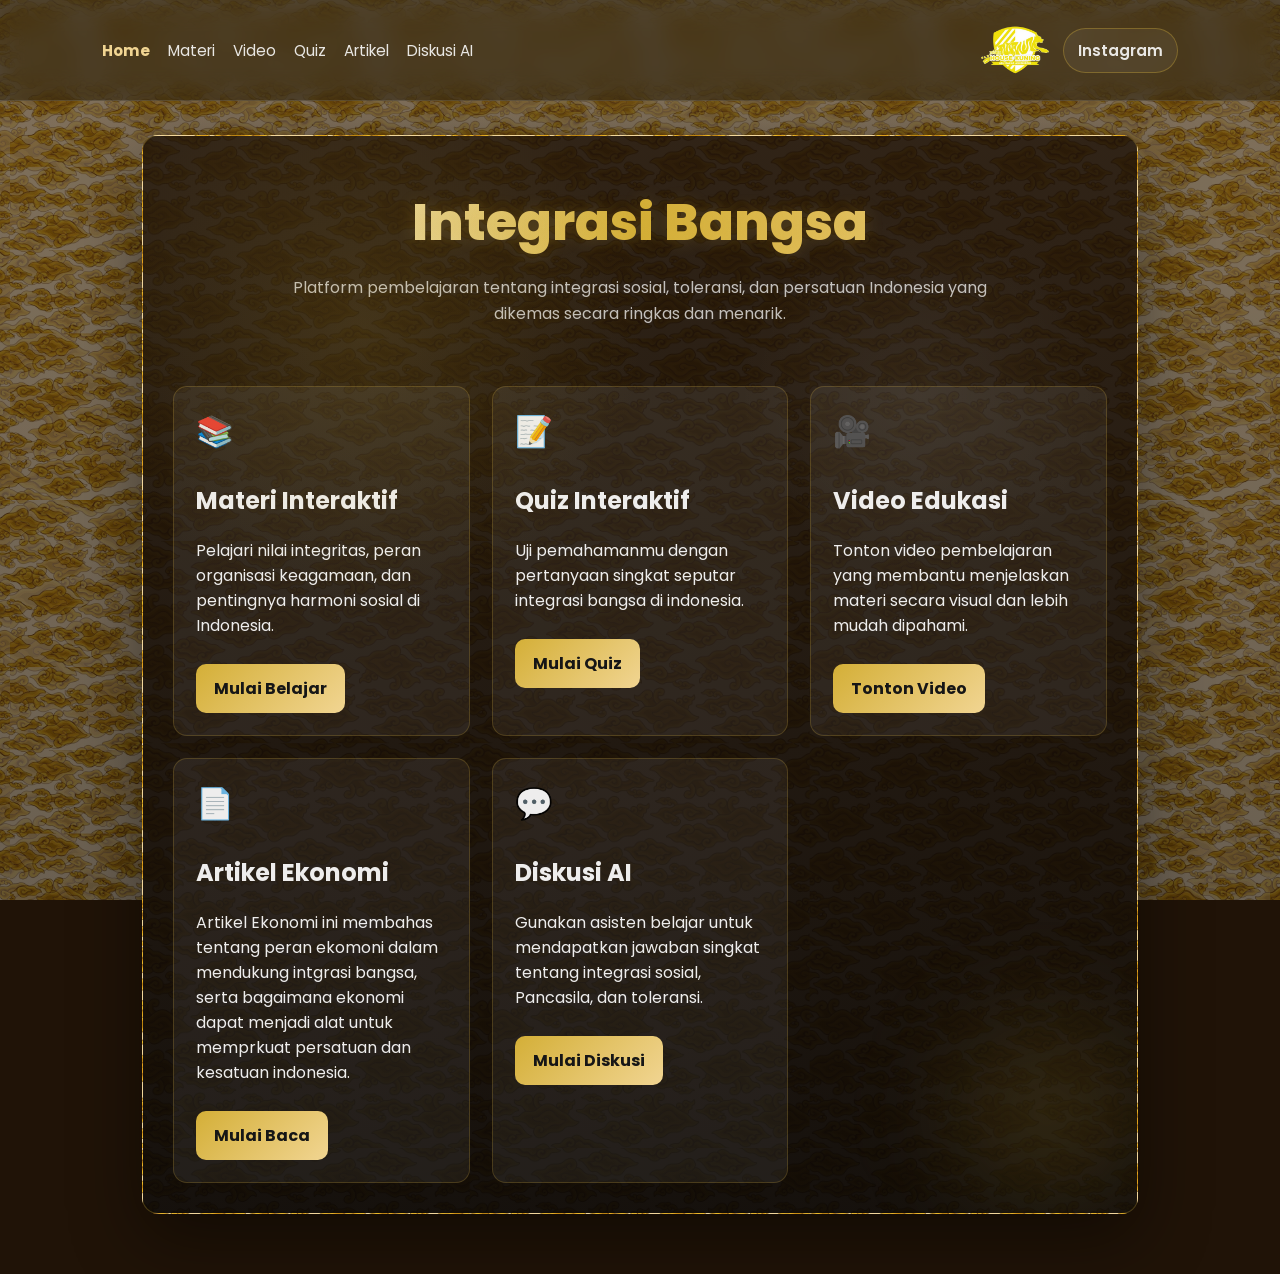
<file: index.html>
<!doctype html>
<html lang="id">
  <head>
    <meta charset="UTF-8" />
    <meta name="viewport" content="width=device-width, initial-scale=1.0" />
    <title>Integrasi Bangsa</title>
    <meta
      name="description"
      content="Platform pembelajaran integrasi sosial, toleransi, dan persatuan Indonesia."
    />
    <link rel="preconnect" href="https://fonts.googleapis.com" />
    <link rel="preconnect" href="https://fonts.gstatic.com" crossorigin />
    <link
      href="https://fonts.googleapis.com/css2?family=Poppins:wght@300;400;600;800&display=swap"
      rel="stylesheet"
    />
    <link rel="stylesheet" href="assets/css/style.css" />
  </head>
  <body>
    <div class="animated-bg"></div>
    <div class="batik-texture"></div>

    <nav class="navbar">
      <ul class="nav-menu">
        <li><a href="index.html" aria-current="page">Home</a></li>
        <li><a href="pages/materi.html">Materi</a></li>
        <li><a href="pages/video.html">Video</a></li>
        <li><a href="pages/quiz.html">Quiz</a></li>
        <li><a href="pages/artikel.html">Artikel</a></li>
        <li><a href="pages/chat.html">Diskusi AI</a></li>
      </ul>
      <div class="brand-group">
        <a class="logo" href="index.html">
          <img src="assets/images/logo.png" alt="Logo tiger house kuning" />
        </a>
        <a
          class="instagram-link"
          href="https://www.instagram.com/housekuning?utm_source=ig_web_button_share_sheet&igsh=ZDNlZDc0MzIxNw=="
          target="_blank"
          rel="noopener noreferrer"
        >
          Instagram
        </a>
      </div>
    </nav>

    <main class="main-container">
      <section class="pigura-batik batik-panel">
        <div class="hero">
          <h1>Integrasi Bangsa</h1>
          <p>
            Platform pembelajaran tentang integrasi sosial, toleransi, dan
            persatuan Indonesia yang dikemas secara ringkas dan menarik.
          </p>
        </div>

        <div class="grid">
          <article class="card">
            <span class="icon" aria-hidden="true">&#128218;</span>
            <h2>Materi Interaktif</h2>
            <p>
              Pelajari nilai integritas, peran organisasi keagamaan, dan
              pentingnya harmoni sosial di Indonesia.
            </p>
            <a class="button-link" href="pages/materi.html">Mulai Belajar</a>
          </article>

          <article class="card">
            <span class="icon" aria-hidden="true">&#128221;</span>
            <h2>Quiz Interaktif</h2>
            <p>
              Uji pemahamanmu dengan pertanyaan singkat seputar integrasi bangsa
              di indonesia.
            </p>
            <a class="button-link" href="pages/quiz.html">Mulai Quiz</a>
          </article>

          <article class="card">
            <span class="icon" aria-hidden="true">&#127909;</span>
            <h2>Video Edukasi</h2>
            <p>
              Tonton video pembelajaran yang membantu menjelaskan materi secara
              visual dan lebih mudah dipahami.
            </p>
            <a class="button-link" href="pages/video.html">Tonton Video</a>
          </article>

          <article class="card">
            <span class="icon" aria-hidden="true">&#128196;</span>
            <h2>Artikel Ekonomi</h2>
            <p>
              Artikel Ekonomi ini membahas tentang peran ekomoni dalam mendukung
              intgrasi bangsa, serta bagaimana ekonomi dapat menjadi alat untuk
              memprkuat persatuan dan kesatuan indonesia.
            </p>
            <a class="button-link" href="pages/artikel.html">Mulai Baca</a>
          </article>

          <article class="card">
            <span class="icon" aria-hidden="true">&#128172;</span>
            <h2>Diskusi AI</h2>
            <p>
              Gunakan asisten belajar untuk mendapatkan jawaban singkat tentang
              integrasi sosial, Pancasila, dan toleransi.
            </p>
            <a class="button-link" href="pages/chat.html">Mulai Diskusi</a>
          </article>
        </div>
      </section>
    </main>
  </body>
</html>
<!--update-->
</file>
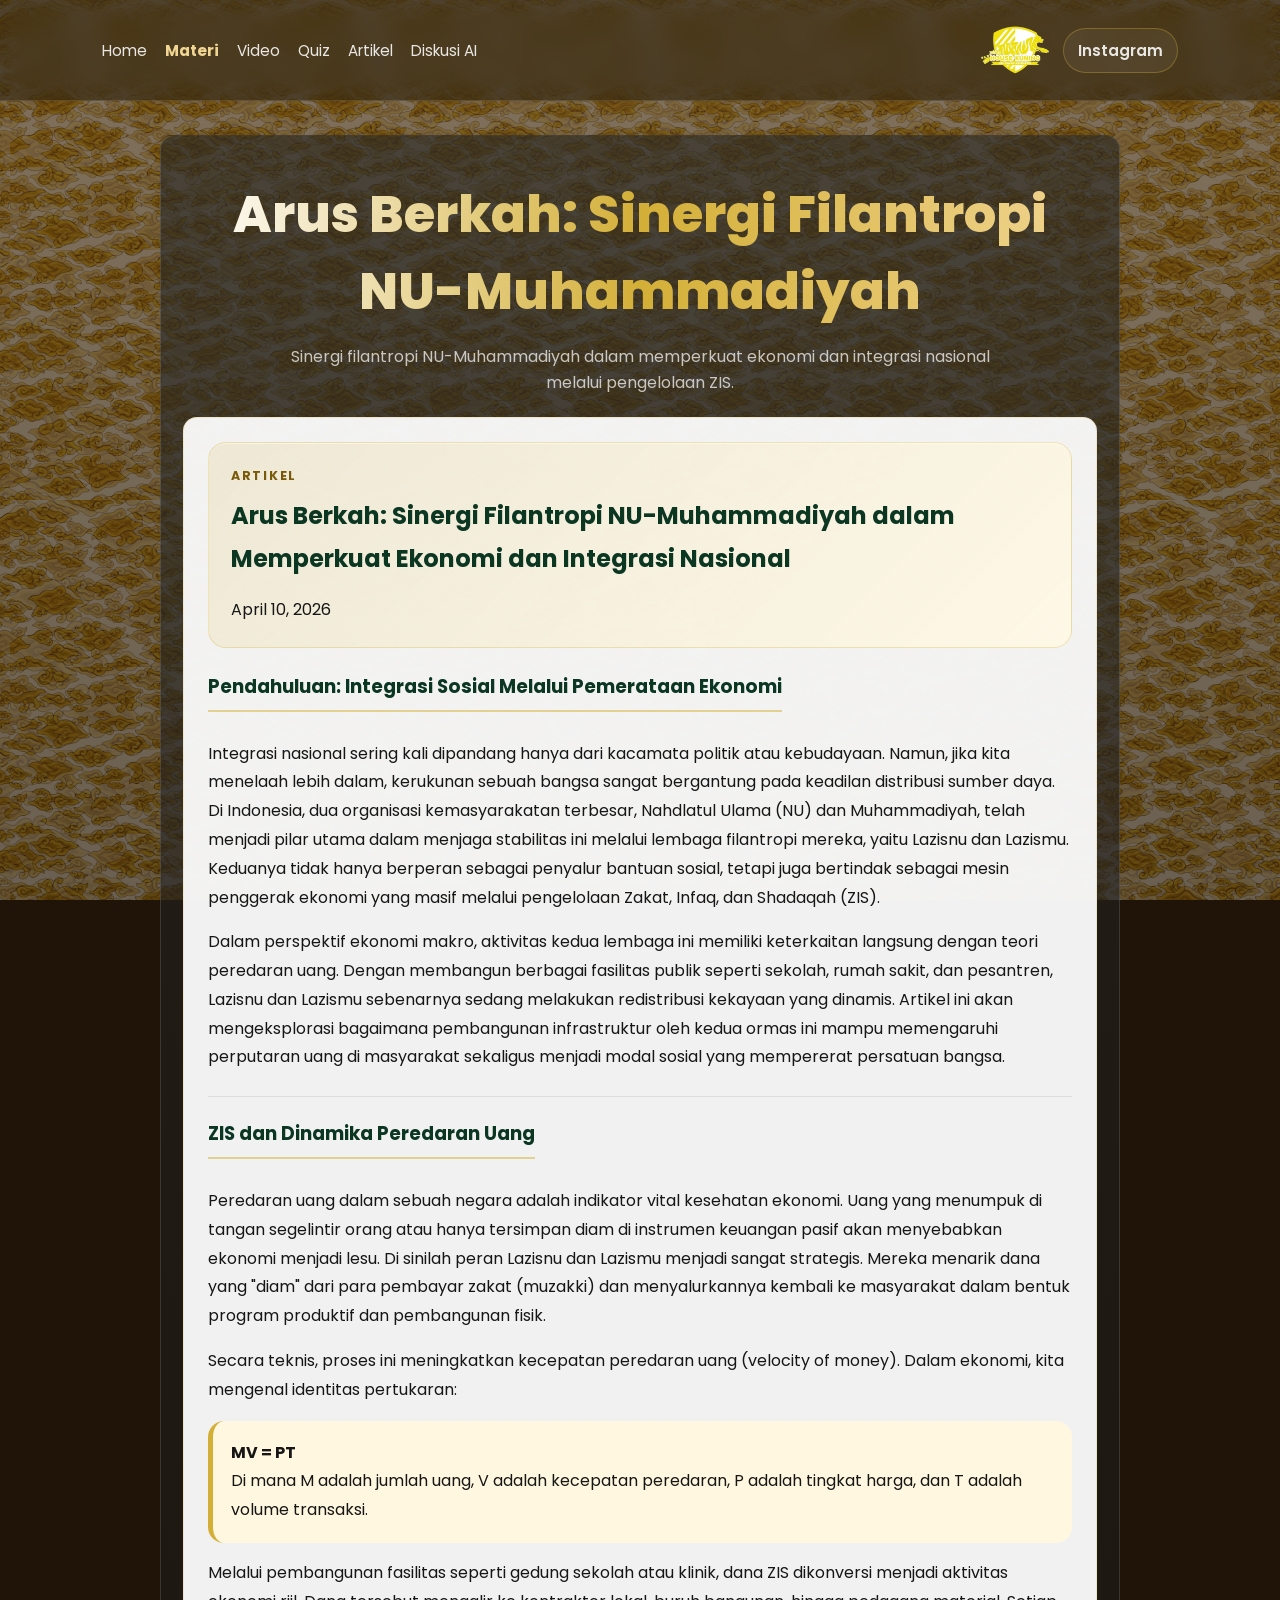
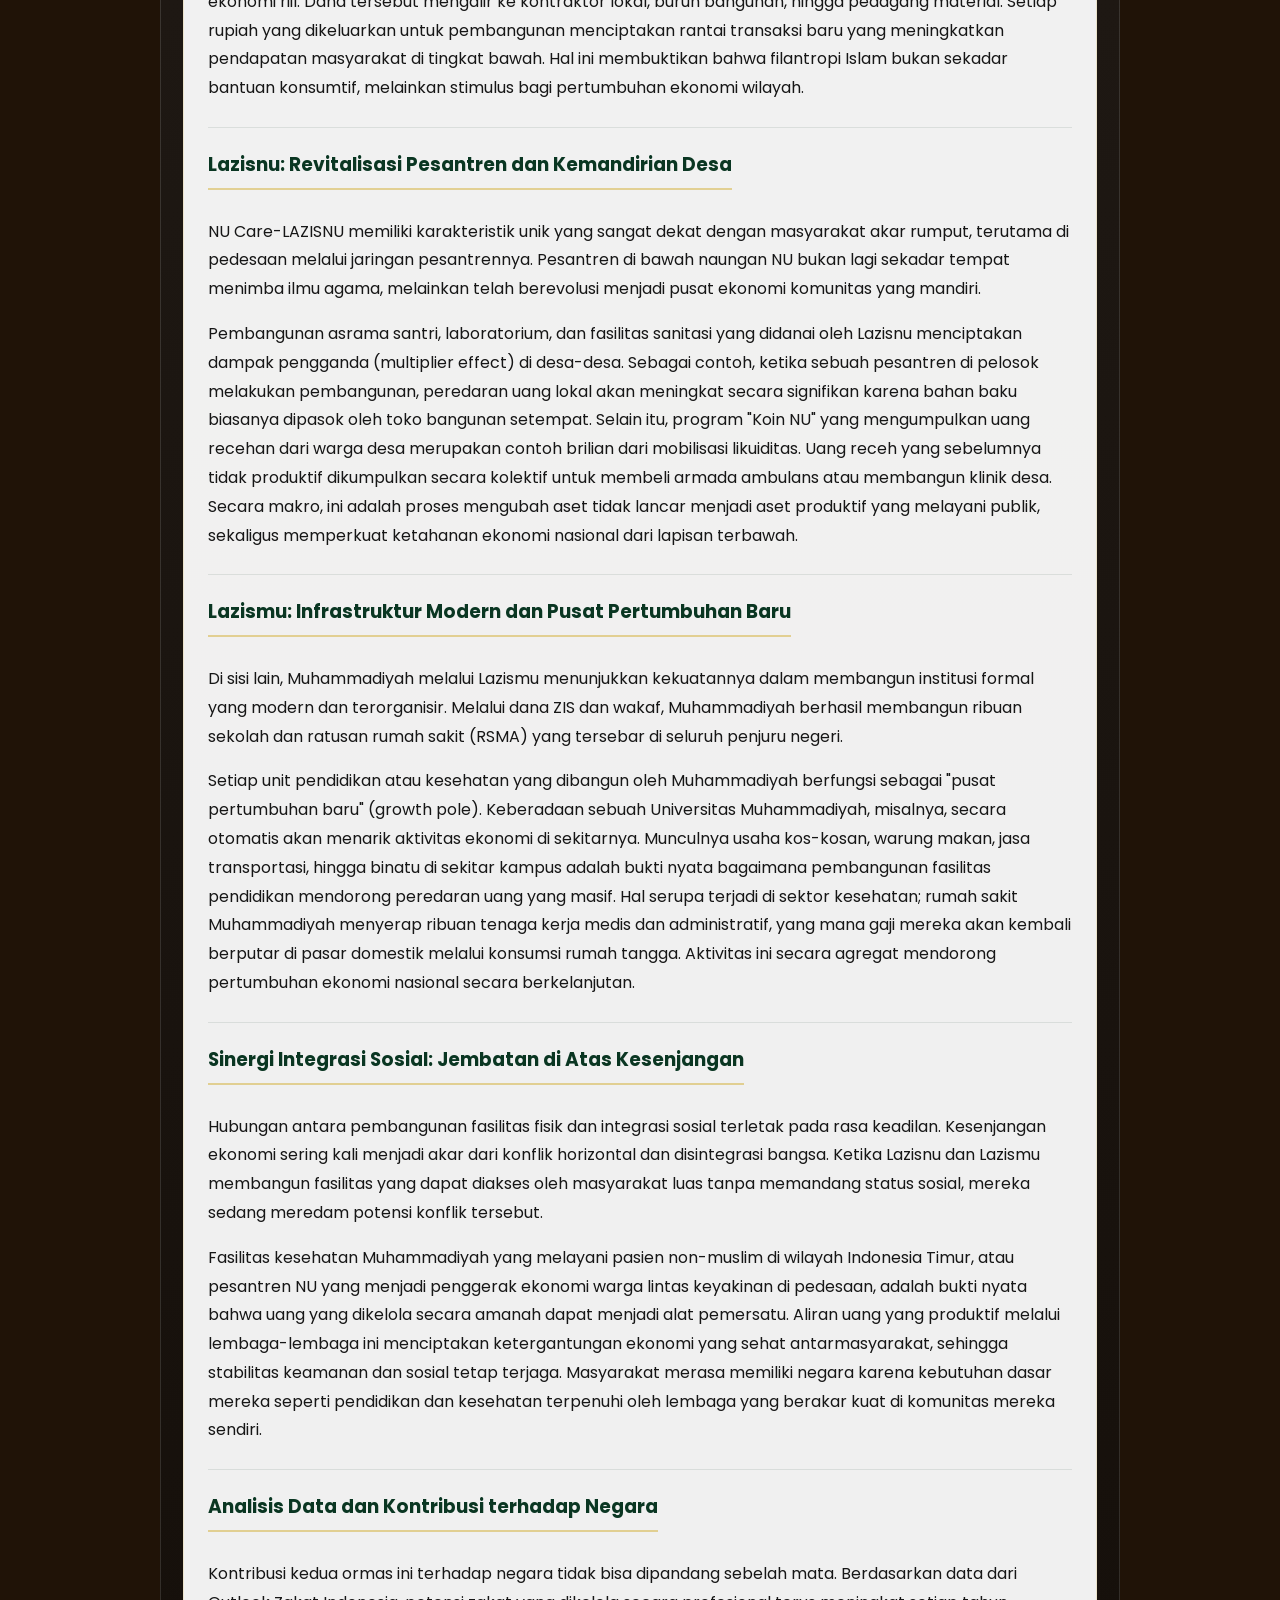
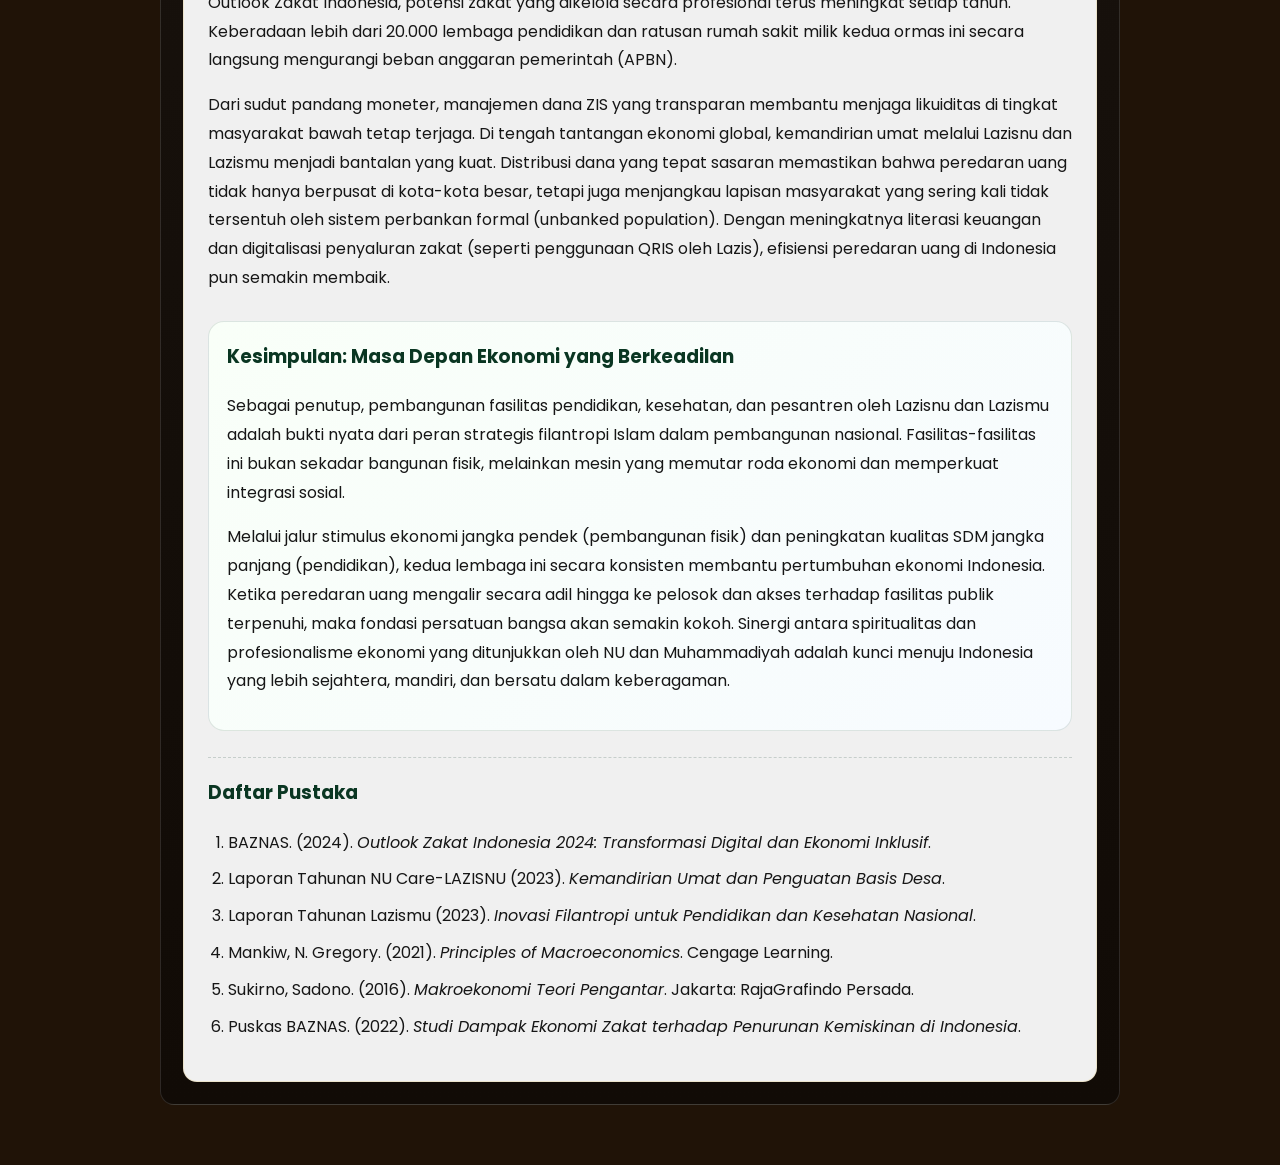
<file: pages/artikel.html>
<!doctype html>
<html lang="id">
  <head>
    <meta charset="UTF-8" />
    <meta name="viewport" content="width=device-width, initial-scale=1.0" />
    <title>Materi Integrasi Bangsa</title>
    <meta
      name="description"
      content="Materi tentang integritas organisasi keagamaan, integrasi sosial, NU, dan Muhammadiyah."
    />
    <link rel="preconnect" href="https://fonts.googleapis.com" />
    <link rel="preconnect" href="https://fonts.gstatic.com" crossorigin />
    <link
      href="https://fonts.googleapis.com/css2?family=Poppins:wght@300;400;600;800&display=swap"
      rel="stylesheet"
    />
    <link rel="stylesheet" href="../assets/css/style.css" />
  </head>
  <body class="materi-page">
    <div class="animated-bg"></div>
    <div class="batik-texture"></div>

    <nav class="navbar">
      <ul class="nav-menu">
        <li><a href="../index.html">Home</a></li>
        <li><a href="materi.html" aria-current="page">Materi</a></li>
        <li><a href="video.html">Video</a></li>
        <li><a href="quiz.html">Quiz</a></li>
        <li><a href="pages/Artikel.html">Artikel</a></li>
        <li><a href="chat.html">Diskusi AI</a></li>
      </ul>
      <div class="brand-group">
        <a class="logo" href="../index.html">
          <img src="../assets/images/logo.png" alt="Tiger House Kuning" />
        </a>
        <a
          class="instagram-link"
          href="https://www.instagram.com/housekuning?utm_source=ig_web_button_share_sheet&igsh=ZDNlZDc0MzIxNw=="
          target="_blank"
          rel="noopener noreferrer"
        >
          Instagram
        </a>
      </div>
    </nav>

    <main class="main-container">
      <section class="card page-card materi-page-card">
        <div class="hero hero-compact materi-hero">
          <h1>Arus Berkah: Sinergi Filantropi NU-Muhammadiyah</h1>
          <p>
            Sinergi filantropi NU-Muhammadiyah dalam memperkuat ekonomi dan
            integrasi nasional melalui pengelolaan ZIS.
          </p>
        </div>

        <div class="materi-content">
          <div class="materi-highlight-box">
            <p class="materi-highlight-label">Artikel</p>
            <h2>
              Arus Berkah: Sinergi Filantropi NU-Muhammadiyah dalam Memperkuat
              Ekonomi dan Integrasi Nasional
            </h2>
            <p>April 10, 2026</p>
          </div>

          <section class="materi-section">
            <h3>Pendahuluan: Integrasi Sosial Melalui Pemerataan Ekonomi</h3>
            <p>
              Integrasi nasional sering kali dipandang hanya dari kacamata
              politik atau kebudayaan. Namun, jika kita menelaah lebih dalam,
              kerukunan sebuah bangsa sangat bergantung pada keadilan distribusi
              sumber daya. Di Indonesia, dua organisasi kemasyarakatan terbesar,
              Nahdlatul Ulama (NU) dan Muhammadiyah, telah menjadi pilar utama
              dalam menjaga stabilitas ini melalui lembaga filantropi mereka,
              yaitu Lazisnu dan Lazismu. Keduanya tidak hanya berperan sebagai
              penyalur bantuan sosial, tetapi juga bertindak sebagai mesin
              penggerak ekonomi yang masif melalui pengelolaan Zakat, Infaq, dan
              Shadaqah (ZIS).
            </p>
            <p>
              Dalam perspektif ekonomi makro, aktivitas kedua lembaga ini
              memiliki keterkaitan langsung dengan teori peredaran uang. Dengan
              membangun berbagai fasilitas publik seperti sekolah, rumah sakit,
              dan pesantren, Lazisnu dan Lazismu sebenarnya sedang melakukan
              redistribusi kekayaan yang dinamis. Artikel ini akan
              mengeksplorasi bagaimana pembangunan infrastruktur oleh kedua
              ormas ini mampu memengaruhi perputaran uang di masyarakat
              sekaligus menjadi modal sosial yang mempererat persatuan bangsa.
            </p>
          </section>

          <section class="materi-section">
            <h3>ZIS dan Dinamika Peredaran Uang</h3>
            <p>
              Peredaran uang dalam sebuah negara adalah indikator vital
              kesehatan ekonomi. Uang yang menumpuk di tangan segelintir orang
              atau hanya tersimpan diam di instrumen keuangan pasif akan
              menyebabkan ekonomi menjadi lesu. Di sinilah peran Lazisnu dan
              Lazismu menjadi sangat strategis. Mereka menarik dana yang "diam"
              dari para pembayar zakat (muzakki) dan menyalurkannya kembali ke
              masyarakat dalam bentuk program produktif dan pembangunan fisik.
            </p>
            <p>
              Secara teknis, proses ini meningkatkan kecepatan peredaran uang
              (velocity of money). Dalam ekonomi, kita mengenal identitas
              pertukaran:
            </p>
            <div class="materi-callout">
              <strong>MV = PT</strong><br />
              Di mana M adalah jumlah uang, V adalah kecepatan peredaran, P
              adalah tingkat harga, dan T adalah volume transaksi.
            </div>
            <p>
              Melalui pembangunan fasilitas seperti gedung sekolah atau klinik,
              dana ZIS dikonversi menjadi aktivitas ekonomi riil. Dana tersebut
              mengalir ke kontraktor lokal, buruh bangunan, hingga pedagang
              material. Setiap rupiah yang dikeluarkan untuk pembangunan
              menciptakan rantai transaksi baru yang meningkatkan pendapatan
              masyarakat di tingkat bawah. Hal ini membuktikan bahwa filantropi
              Islam bukan sekadar bantuan konsumtif, melainkan stimulus bagi
              pertumbuhan ekonomi wilayah.
            </p>
          </section>

          <section class="materi-section">
            <h3>Lazisnu: Revitalisasi Pesantren dan Kemandirian Desa</h3>
            <p>
              NU Care-LAZISNU memiliki karakteristik unik yang sangat dekat
              dengan masyarakat akar rumput, terutama di pedesaan melalui
              jaringan pesantrennya. Pesantren di bawah naungan NU bukan lagi
              sekadar tempat menimba ilmu agama, melainkan telah berevolusi
              menjadi pusat ekonomi komunitas yang mandiri.
            </p>
            <p>
              Pembangunan asrama santri, laboratorium, dan fasilitas sanitasi
              yang didanai oleh Lazisnu menciptakan dampak pengganda (multiplier
              effect) di desa-desa. Sebagai contoh, ketika sebuah pesantren di
              pelosok melakukan pembangunan, peredaran uang lokal akan meningkat
              secara signifikan karena bahan baku biasanya dipasok oleh toko
              bangunan setempat. Selain itu, program "Koin NU" yang mengumpulkan
              uang recehan dari warga desa merupakan contoh brilian dari
              mobilisasi likuiditas. Uang receh yang sebelumnya tidak produktif
              dikumpulkan secara kolektif untuk membeli armada ambulans atau
              membangun klinik desa. Secara makro, ini adalah proses mengubah
              aset tidak lancar menjadi aset produktif yang melayani publik,
              sekaligus memperkuat ketahanan ekonomi nasional dari lapisan
              terbawah.
            </p>
          </section>

          <section class="materi-section">
            <h3>Lazismu: Infrastruktur Modern dan Pusat Pertumbuhan Baru</h3>
            <p>
              Di sisi lain, Muhammadiyah melalui Lazismu menunjukkan kekuatannya
              dalam membangun institusi formal yang modern dan terorganisir.
              Melalui dana ZIS dan wakaf, Muhammadiyah berhasil membangun ribuan
              sekolah dan ratusan rumah sakit (RSMA) yang tersebar di seluruh
              penjuru negeri.
            </p>
            <p>
              Setiap unit pendidikan atau kesehatan yang dibangun oleh
              Muhammadiyah berfungsi sebagai "pusat pertumbuhan baru" (growth
              pole). Keberadaan sebuah Universitas Muhammadiyah, misalnya,
              secara otomatis akan menarik aktivitas ekonomi di sekitarnya.
              Munculnya usaha kos-kosan, warung makan, jasa transportasi, hingga
              binatu di sekitar kampus adalah bukti nyata bagaimana pembangunan
              fasilitas pendidikan mendorong peredaran uang yang masif. Hal
              serupa terjadi di sektor kesehatan; rumah sakit Muhammadiyah
              menyerap ribuan tenaga kerja medis dan administratif, yang mana
              gaji mereka akan kembali berputar di pasar domestik melalui
              konsumsi rumah tangga. Aktivitas ini secara agregat mendorong
              pertumbuhan ekonomi nasional secara berkelanjutan.
            </p>
          </section>

          <section class="materi-section">
            <h3>Sinergi Integrasi Sosial: Jembatan di Atas Kesenjangan</h3>
            <p>
              Hubungan antara pembangunan fasilitas fisik dan integrasi sosial
              terletak pada rasa keadilan. Kesenjangan ekonomi sering kali
              menjadi akar dari konflik horizontal dan disintegrasi bangsa.
              Ketika Lazisnu dan Lazismu membangun fasilitas yang dapat diakses
              oleh masyarakat luas tanpa memandang status sosial, mereka sedang
              meredam potensi konflik tersebut.
            </p>
            <p>
              Fasilitas kesehatan Muhammadiyah yang melayani pasien non-muslim
              di wilayah Indonesia Timur, atau pesantren NU yang menjadi
              penggerak ekonomi warga lintas keyakinan di pedesaan, adalah bukti
              nyata bahwa uang yang dikelola secara amanah dapat menjadi alat
              pemersatu. Aliran uang yang produktif melalui lembaga-lembaga ini
              menciptakan ketergantungan ekonomi yang sehat antarmasyarakat,
              sehingga stabilitas keamanan dan sosial tetap terjaga. Masyarakat
              merasa memiliki negara karena kebutuhan dasar mereka seperti
              pendidikan dan kesehatan terpenuhi oleh lembaga yang berakar kuat
              di komunitas mereka sendiri.
            </p>
          </section>

          <section class="materi-section">
            <h3>Analisis Data dan Kontribusi terhadap Negara</h3>
            <p>
              Kontribusi kedua ormas ini terhadap negara tidak bisa dipandang
              sebelah mata. Berdasarkan data dari Outlook Zakat Indonesia,
              potensi zakat yang dikelola secara profesional terus meningkat
              setiap tahun. Keberadaan lebih dari 20.000 lembaga pendidikan dan
              ratusan rumah sakit milik kedua ormas ini secara langsung
              mengurangi beban anggaran pemerintah (APBN).
            </p>
            <p>
              Dari sudut pandang moneter, manajemen dana ZIS yang transparan
              membantu menjaga likuiditas di tingkat masyarakat bawah tetap
              terjaga. Di tengah tantangan ekonomi global, kemandirian umat
              melalui Lazisnu dan Lazismu menjadi bantalan yang kuat. Distribusi
              dana yang tepat sasaran memastikan bahwa peredaran uang tidak
              hanya berpusat di kota-kota besar, tetapi juga menjangkau lapisan
              masyarakat yang sering kali tidak tersentuh oleh sistem perbankan
              formal (unbanked population). Dengan meningkatnya literasi
              keuangan dan digitalisasi penyaluran zakat (seperti penggunaan
              QRIS oleh Lazis), efisiensi peredaran uang di Indonesia pun
              semakin membaik.
            </p>
          </section>

          <section class="materi-summary-box">
            <h3>Kesimpulan: Masa Depan Ekonomi yang Berkeadilan</h3>
            <p>
              Sebagai penutup, pembangunan fasilitas pendidikan, kesehatan, dan
              pesantren oleh Lazisnu dan Lazismu adalah bukti nyata dari peran
              strategis filantropi Islam dalam pembangunan nasional.
              Fasilitas-fasilitas ini bukan sekadar bangunan fisik, melainkan
              mesin yang memutar roda ekonomi dan memperkuat integrasi sosial.
            </p>
            <p>
              Melalui jalur stimulus ekonomi jangka pendek (pembangunan fisik)
              dan peningkatan kualitas SDM jangka panjang (pendidikan), kedua
              lembaga ini secara konsisten membantu pertumbuhan ekonomi
              Indonesia. Ketika peredaran uang mengalir secara adil hingga ke
              pelosok dan akses terhadap fasilitas publik terpenuhi, maka
              fondasi persatuan bangsa akan semakin kokoh. Sinergi antara
              spiritualitas dan profesionalisme ekonomi yang ditunjukkan oleh NU
              dan Muhammadiyah adalah kunci menuju Indonesia yang lebih
              sejahtera, mandiri, dan bersatu dalam keberagaman.
            </p>
          </section>

          <section class="materi-sources">
            <h3>Daftar Pustaka</h3>
            <ol>
              <li>
                BAZNAS. (2024).
                <em
                  >Outlook Zakat Indonesia 2024: Transformasi Digital dan
                  Ekonomi Inklusif</em
                >.
              </li>
              <li>
                Laporan Tahunan NU Care-LAZISNU (2023).
                <em>Kemandirian Umat dan Penguatan Basis Desa</em>.
              </li>
              <li>
                Laporan Tahunan Lazismu (2023).
                <em
                  >Inovasi Filantropi untuk Pendidikan dan Kesehatan
                  Nasional</em
                >.
              </li>
              <li>
                Mankiw, N. Gregory. (2021).
                <em>Principles of Macroeconomics</em>. Cengage Learning.
              </li>
              <li>
                Sukirno, Sadono. (2016). <em>Makroekonomi Teori Pengantar</em>.
                Jakarta: RajaGrafindo Persada.
              </li>
              <li>
                Puskas BAZNAS. (2022).
                <em
                  >Studi Dampak Ekonomi Zakat terhadap Penurunan Kemiskinan di
                  Indonesia</em
                >.
              </li>
            </ol>
          </section>
        </div>
      </section>
    </main>
  </body>
</html>
</file>
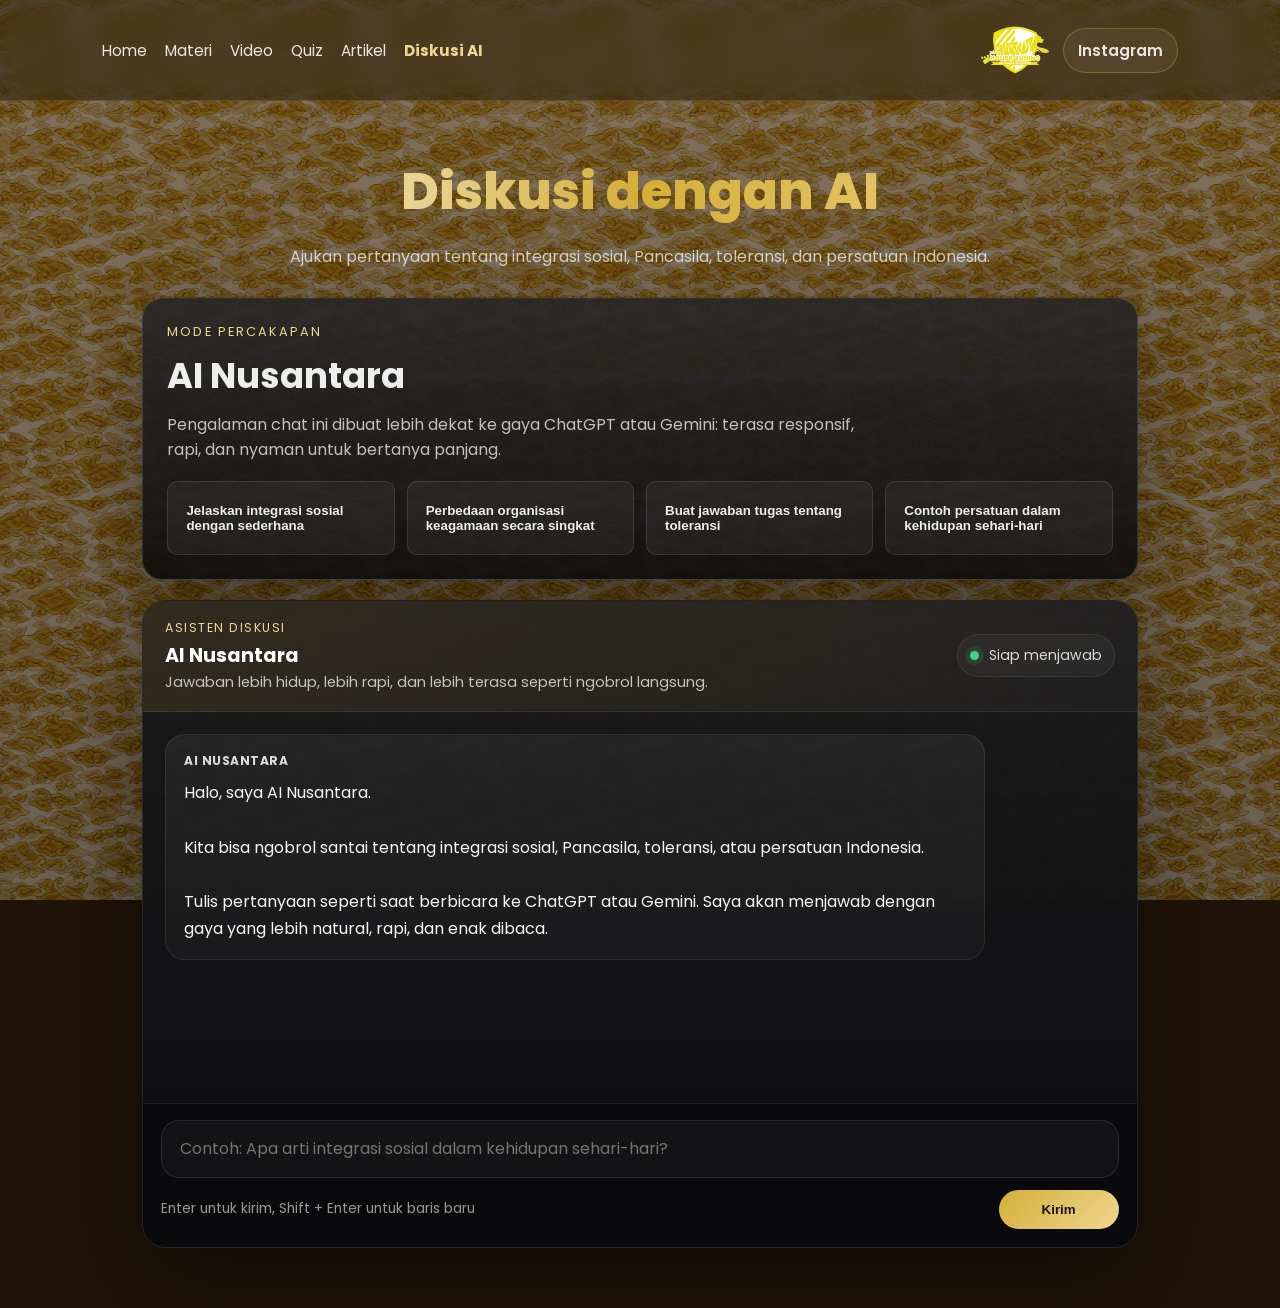
<file: pages/chat.html>
<!doctype html>
<html lang="id">
  <head>
    <meta charset="UTF-8" />
    <meta name="viewport" content="width=device-width, initial-scale=1.0" />
    <title>Diskusi AI</title>
    <meta
      name="description"
      content="Asisten belajar interaktif untuk membahas integrasi sosial, Pancasila, dan toleransi."
    />
    <link rel="preconnect" href="https://fonts.googleapis.com" />
    <link rel="preconnect" href="https://fonts.gstatic.com" crossorigin />
    <link
      href="https://fonts.googleapis.com/css2?family=Poppins:wght@300;400;600;800&display=swap"
      rel="stylesheet"
    />
    <link rel="stylesheet" href="../assets/css/style.css" />
  </head>
  <body>
    <div class="animated-bg"></div>
    <div class="batik-texture"></div>

    <nav class="navbar">
      <ul class="nav-menu">
        <li><a href="../index.html">Home</a></li>
        <li><a href="materi.html">Materi</a></li>
        <li><a href="video.html">Video</a></li>
        <li><a href="quiz.html">Quiz</a></li>
        <li><a href="pages/Artikel.html">Artikel</a></li>
        <li><a href="chat.html" aria-current="page">Diskusi AI</a></li>
      </ul>
      <div class="brand-group">
        <a class="logo" href="../index.html">
          <img src="../assets/images/logo.png" alt="Tiger House Kuning" />
        </a>
        <a
          class="instagram-link"
          href="https://www.instagram.com/housekuning?utm_source=ig_web_button_share_sheet&igsh=ZDNlZDc0MzIxNw=="
          target="_blank"
          rel="noopener noreferrer"
        >
          Instagram
        </a>
      </div>
    </nav>

    <main class="main-container">
      <div class="hero hero-compact">
        <h1>Diskusi dengan AI</h1>
        <p>
          Ajukan pertanyaan tentang integrasi sosial, Pancasila, toleransi, dan
          persatuan Indonesia.
        </p>
      </div>

      <section class="chat-shell">
        <div class="chat-intro-card">
          <p class="chat-kicker">Mode Percakapan</p>
          <h2>AI Nusantara</h2>
          <p>
            Pengalaman chat ini dibuat lebih dekat ke gaya ChatGPT atau Gemini:
            terasa responsif, rapi, dan nyaman untuk bertanya panjang.
          </p>
          <div class="prompt-grid" id="prompt-grid">
            <button
              class="prompt-chip"
              type="button"
              data-prompt="Jelaskan integrasi sosial dengan bahasa yang sederhana."
            >
              Jelaskan integrasi sosial dengan sederhana
            </button>

            <button
              class="prompt-chip"
              type="button"
              data-prompt="Apa perbedaan organisasi keagamaan di Indonesia secara singkat?"
            >
              Perbedaan organisasi keagamaan secara singkat
            </button>

            <button
              class="prompt-chip"
              type="button"
              data-prompt="Buat jawaban tugas tentang pentingnya toleransi di Indonesia."
            >
              Buat jawaban tugas tentang toleransi
            </button>

            <button
              class="prompt-chip"
              type="button"
              data-prompt="Kasih contoh persatuan bangsa dalam kehidupan sehari-hari."
            >
              Contoh persatuan dalam kehidupan sehari-hari
            </button>
          </div>
        </div>

        <section class="chat-container">
          <div class="chat-header">
            <div class="chat-header-copy">
              <p class="chat-label">Asisten Diskusi</p>
              <h2>AI Nusantara</h2>
              <p class="chat-subtitle">
                Jawaban lebih hidup, lebih rapi, dan lebih terasa seperti
                ngobrol langsung.
              </p>
            </div>
            <div class="chat-status" aria-label="Status AI">
              <span class="chat-status-dot"></span>
              <span>Siap menjawab</span>
            </div>
          </div>

          <div class="chat-messages" id="chat-messages"></div>

          <form class="chat-input-area" id="chat-form">
            <label class="sr-only" for="message-input">Tulis pertanyaan</label>
            <textarea
              id="message-input"
              rows="1"
              placeholder="Contoh: Apa arti integrasi sosial dalam kehidupan sehari-hari?"
            ></textarea>
            <div class="chat-actions">
              <p class="chat-hint">
                Enter untuk kirim, Shift + Enter untuk baris baru
              </p>
              <button id="send-btn" type="submit">Kirim</button>
            </div>
          </form>
        </section>
      </section>
    </main>

    <script src="../assets/js/chat.js" defer></script>
  </body>
</html>
</file>
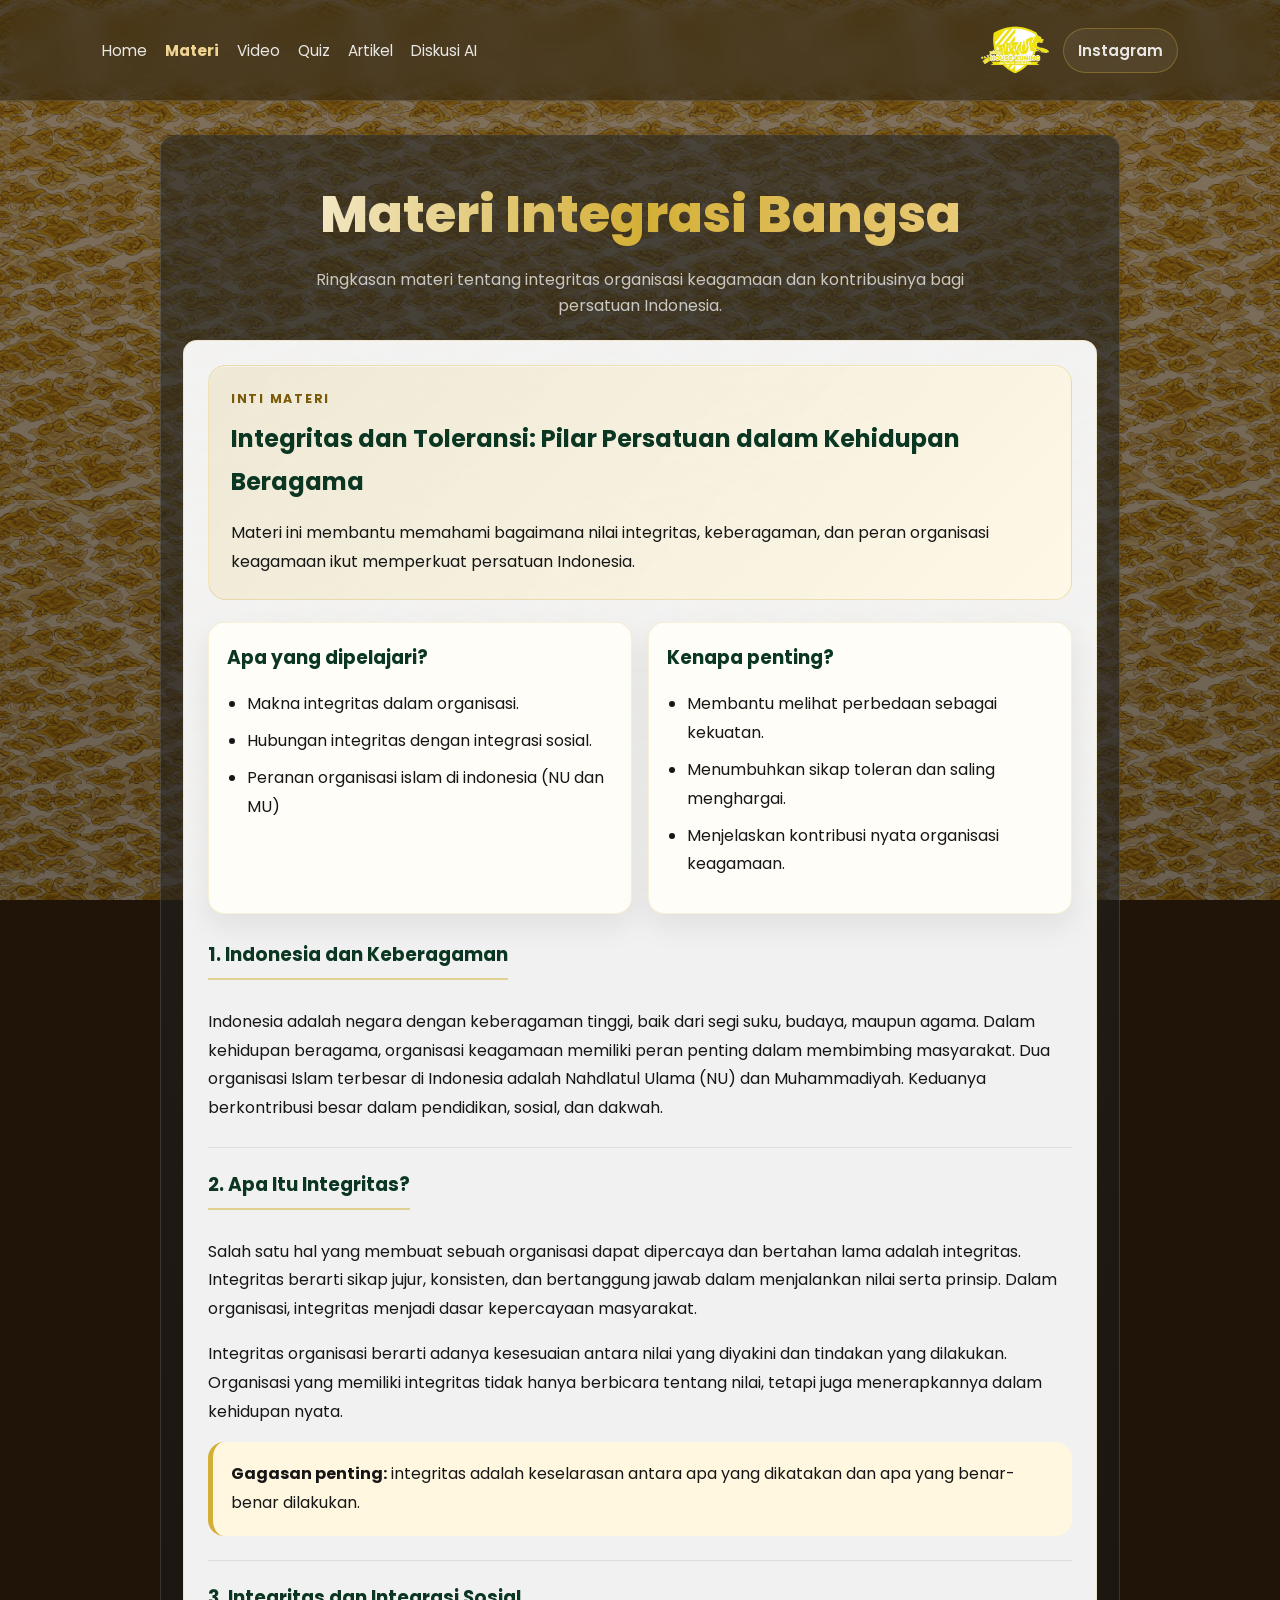
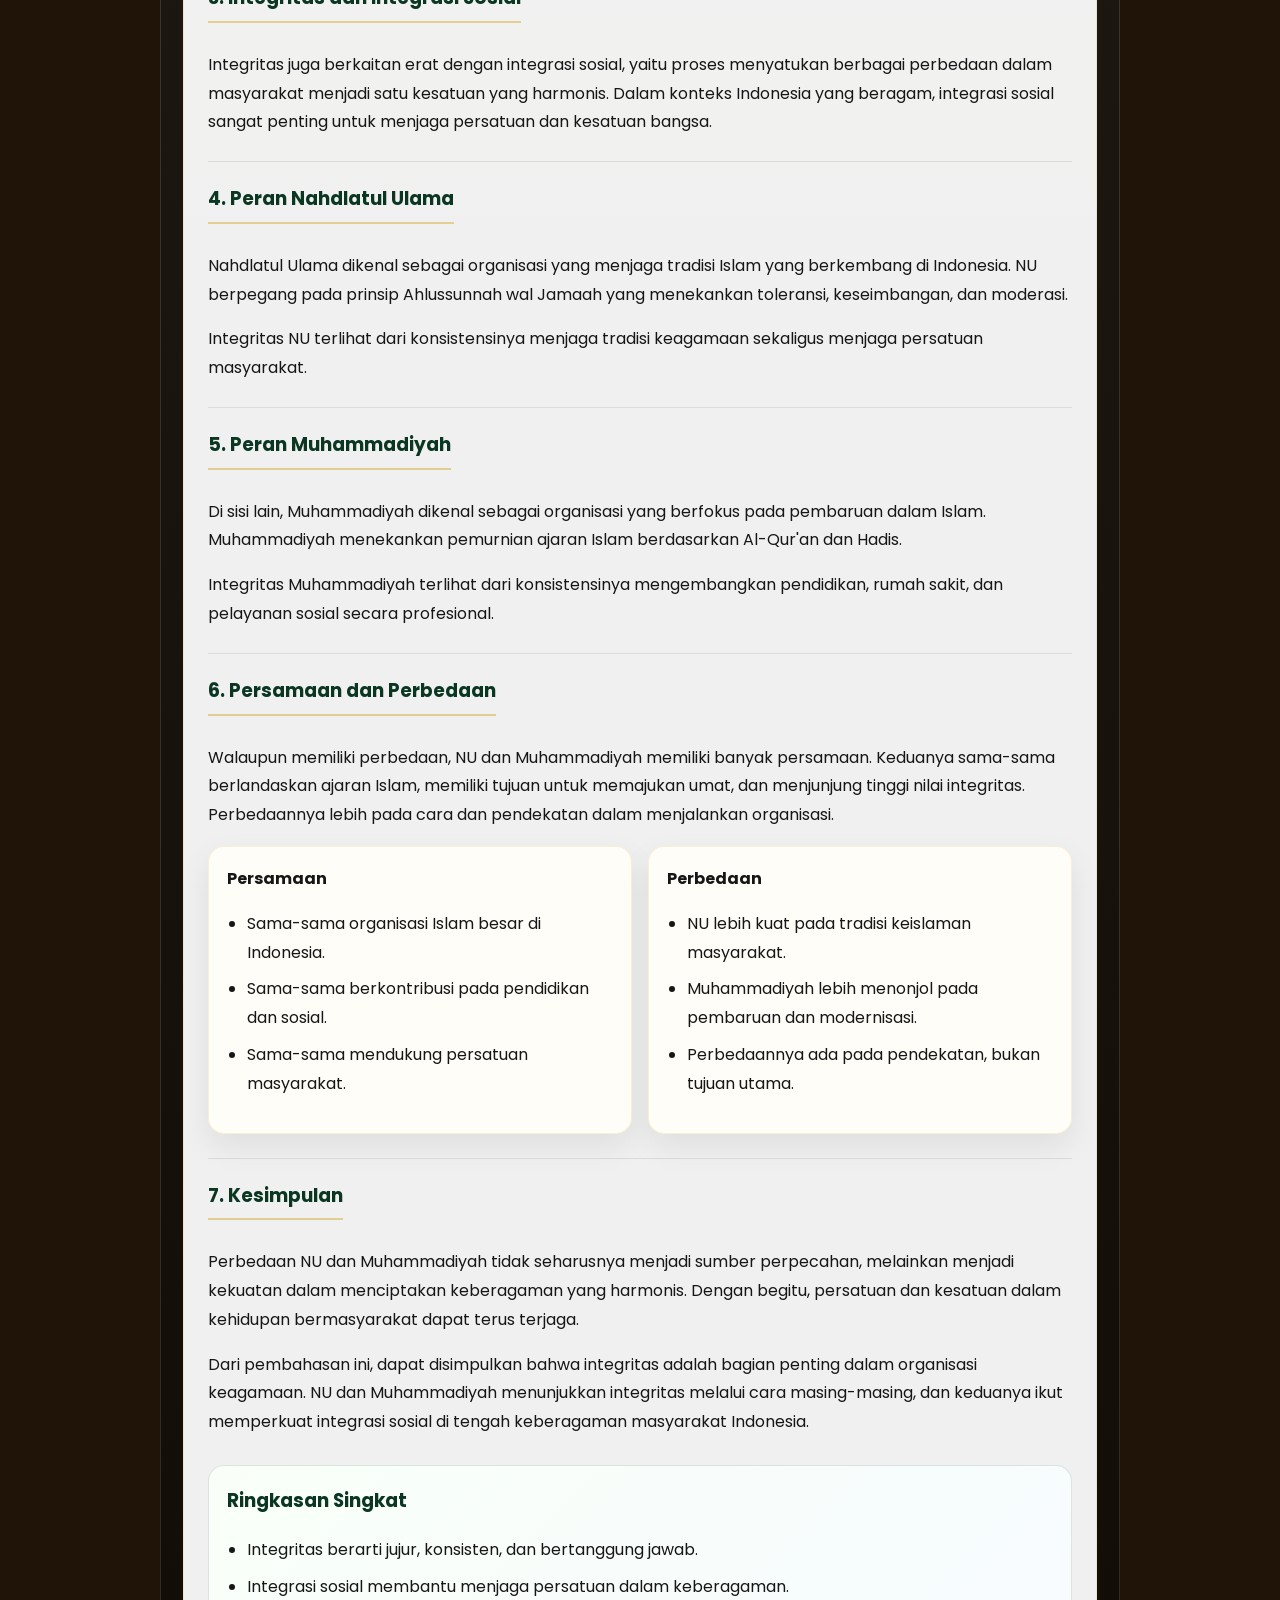
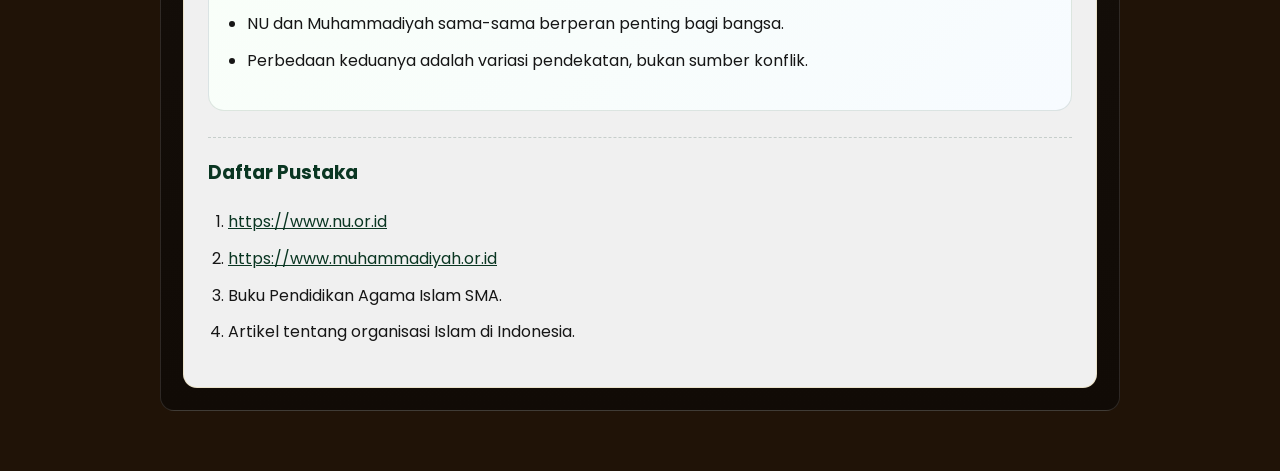
<file: pages/materi.html>
<!doctype html>
<html lang="id">
  <head>
    <meta charset="UTF-8" />
    <meta name="viewport" content="width=device-width, initial-scale=1.0" />
    <title>Materi Integrasi Bangsa</title>
    <meta
      name="description"
      content="Materi tentang integritas organisasi keagamaan, integrasi sosial, NU, dan Muhammadiyah."
    />
    <link rel="preconnect" href="https://fonts.googleapis.com" />
    <link rel="preconnect" href="https://fonts.gstatic.com" crossorigin />
    <link
      href="https://fonts.googleapis.com/css2?family=Poppins:wght@300;400;600;800&display=swap"
      rel="stylesheet"
    />
    <link rel="stylesheet" href="../assets/css/style.css" />
  </head>
  <body class="materi-page">
    <div class="animated-bg"></div>
    <div class="batik-texture"></div>

    <nav class="navbar">
      <ul class="nav-menu">
        <li><a href="../index.html">Home</a></li>
        <li><a href="materi.html" aria-current="page">Materi</a></li>
        <li><a href="video.html">Video</a></li>
        <li><a href="quiz.html">Quiz</a></li>
        <li><a href="pages/Artikel.html">Artikel</a></li>
        <li><a href="chat.html">Diskusi AI</a></li>
      </ul>
      <div class="brand-group">
        <a class="logo" href="../index.html">
          <img src="../assets/images/logo.png" alt="Tiger House Kuning" />
        </a>
        <a
          class="instagram-link"
          href="https://www.instagram.com/housekuning?utm_source=ig_web_button_share_sheet&igsh=ZDNlZDc0MzIxNw=="
          target="_blank"
          rel="noopener noreferrer"
        >
          Instagram
        </a>
      </div>
    </nav>

    <main class="main-container">
      <section class="card page-card materi-page-card">
        <div class="hero hero-compact materi-hero">
          <h1>Materi Integrasi Bangsa</h1>
          <p>
            Ringkasan materi tentang integritas organisasi keagamaan dan
            kontribusinya bagi persatuan Indonesia.
          </p>
        </div>

        <div class="materi-content">
          <div class="materi-highlight-box">
            <p class="materi-highlight-label">Inti Materi</p>
            <h2>
              Integritas dan Toleransi: Pilar Persatuan dalam Kehidupan Beragama
            </h2>
            <p>
              Materi ini membantu memahami bagaimana nilai integritas,
              keberagaman, dan peran organisasi keagamaan ikut memperkuat
              persatuan Indonesia.
            </p>
          </div>

          <div class="materi-quick-grid">
            <article class="materi-quick-card">
              <h3>Apa yang dipelajari?</h3>
              <ul>
                <li>Makna integritas dalam organisasi.</li>
                <li>Hubungan integritas dengan integrasi sosial.</li>
                <li>Peranan organisasi islam di indonesia (NU dan MU)</li>
              </ul>
            </article>

            <article class="materi-quick-card">
              <h3>Kenapa penting?</h3>
              <ul>
                <li>Membantu melihat perbedaan sebagai kekuatan.</li>
                <li>Menumbuhkan sikap toleran dan saling menghargai.</li>
                <li>Menjelaskan kontribusi nyata organisasi keagamaan.</li>
              </ul>
            </article>
          </div>

          <section class="materi-section">
            <h3>1. Indonesia dan Keberagaman</h3>
            <p>
              Indonesia adalah negara dengan keberagaman tinggi, baik dari segi
              suku, budaya, maupun agama. Dalam kehidupan beragama, organisasi
              keagamaan memiliki peran penting dalam membimbing masyarakat. Dua
              organisasi Islam terbesar di Indonesia adalah Nahdlatul Ulama (NU)
              dan Muhammadiyah. Keduanya berkontribusi besar dalam pendidikan,
              sosial, dan dakwah.
            </p>
          </section>

          <section class="materi-section">
            <h3>2. Apa Itu Integritas?</h3>
            <p>
              Salah satu hal yang membuat sebuah organisasi dapat dipercaya dan
              bertahan lama adalah integritas. Integritas berarti sikap jujur,
              konsisten, dan bertanggung jawab dalam menjalankan nilai serta
              prinsip. Dalam organisasi, integritas menjadi dasar kepercayaan
              masyarakat.
            </p>
            <p>
              Integritas organisasi berarti adanya kesesuaian antara nilai yang
              diyakini dan tindakan yang dilakukan. Organisasi yang memiliki
              integritas tidak hanya berbicara tentang nilai, tetapi juga
              menerapkannya dalam kehidupan nyata.
            </p>
            <div class="materi-callout">
              <strong>Gagasan penting:</strong> integritas adalah keselarasan
              antara apa yang dikatakan dan apa yang benar-benar dilakukan.
            </div>
          </section>

          <section class="materi-section">
            <h3>3. Integritas dan Integrasi Sosial</h3>
            <p>
              Integritas juga berkaitan erat dengan integrasi sosial, yaitu
              proses menyatukan berbagai perbedaan dalam masyarakat menjadi satu
              kesatuan yang harmonis. Dalam konteks Indonesia yang beragam,
              integrasi sosial sangat penting untuk menjaga persatuan dan
              kesatuan bangsa.
            </p>
          </section>

          <section class="materi-section">
            <h3>4. Peran Nahdlatul Ulama</h3>
            <p>
              Nahdlatul Ulama dikenal sebagai organisasi yang menjaga tradisi
              Islam yang berkembang di Indonesia. NU berpegang pada prinsip
              Ahlussunnah wal Jamaah yang menekankan toleransi, keseimbangan,
              dan moderasi.
            </p>
            <p>
              Integritas NU terlihat dari konsistensinya menjaga tradisi
              keagamaan sekaligus menjaga persatuan masyarakat.
            </p>
          </section>

          <section class="materi-section">
            <h3>5. Peran Muhammadiyah</h3>
            <p>
              Di sisi lain, Muhammadiyah dikenal sebagai organisasi yang
              berfokus pada pembaruan dalam Islam. Muhammadiyah menekankan
              pemurnian ajaran Islam berdasarkan Al-Qur'an dan Hadis.
            </p>
            <p>
              Integritas Muhammadiyah terlihat dari konsistensinya mengembangkan
              pendidikan, rumah sakit, dan pelayanan sosial secara profesional.
            </p>
          </section>

          <section class="materi-section">
            <h3>6. Persamaan dan Perbedaan</h3>
            <p>
              Walaupun memiliki perbedaan, NU dan Muhammadiyah memiliki banyak
              persamaan. Keduanya sama-sama berlandaskan ajaran Islam, memiliki
              tujuan untuk memajukan umat, dan menjunjung tinggi nilai
              integritas. Perbedaannya lebih pada cara dan pendekatan dalam
              menjalankan organisasi.
            </p>
            <div class="materi-compare-grid">
              <article class="materi-compare-card">
                <h4>Persamaan</h4>
                <ul>
                  <li>Sama-sama organisasi Islam besar di Indonesia.</li>
                  <li>Sama-sama berkontribusi pada pendidikan dan sosial.</li>
                  <li>Sama-sama mendukung persatuan masyarakat.</li>
                </ul>
              </article>

              <article class="materi-compare-card">
                <h4>Perbedaan</h4>
                <ul>
                  <li>NU lebih kuat pada tradisi keislaman masyarakat.</li>
                  <li>
                    Muhammadiyah lebih menonjol pada pembaruan dan modernisasi.
                  </li>
                  <li>Perbedaannya ada pada pendekatan, bukan tujuan utama.</li>
                </ul>
              </article>
            </div>
          </section>

          <section class="materi-section">
            <h3>7. Kesimpulan</h3>
            <p>
              Perbedaan NU dan Muhammadiyah tidak seharusnya menjadi sumber
              perpecahan, melainkan menjadi kekuatan dalam menciptakan
              keberagaman yang harmonis. Dengan begitu, persatuan dan kesatuan
              dalam kehidupan bermasyarakat dapat terus terjaga.
            </p>
            <p>
              Dari pembahasan ini, dapat disimpulkan bahwa integritas adalah
              bagian penting dalam organisasi keagamaan. NU dan Muhammadiyah
              menunjukkan integritas melalui cara masing-masing, dan keduanya
              ikut memperkuat integrasi sosial di tengah keberagaman masyarakat
              Indonesia.
            </p>
          </section>

          <section class="materi-summary-box">
            <h3>Ringkasan Singkat</h3>
            <ul>
              <li>
                Integritas berarti jujur, konsisten, dan bertanggung jawab.
              </li>
              <li>
                Integrasi sosial membantu menjaga persatuan dalam keberagaman.
              </li>
              <li>
                NU dan Muhammadiyah sama-sama berperan penting bagi bangsa.
              </li>
              <li>
                Perbedaan keduanya adalah variasi pendekatan, bukan sumber
                konflik.
              </li>
            </ul>
          </section>

          <section class="materi-sources">
            <h3>Daftar Pustaka</h3>
            <ol>
              <li>
                <a
                  href="https://www.nu.or.id"
                  target="_blank"
                  rel="noopener noreferrer"
                >
                  https://www.nu.or.id
                </a>
              </li>
              <li>
                <a
                  href="https://www.muhammadiyah.or.id"
                  target="_blank"
                  rel="noopener noreferrer"
                >
                  https://www.muhammadiyah.or.id
                </a>
              </li>
              <li>Buku Pendidikan Agama Islam SMA.</li>
              <li>Artikel tentang organisasi Islam di Indonesia.</li>
            </ol>
          </section>
        </div>
      </section>
    </main>
  </body>
</html>
</file>
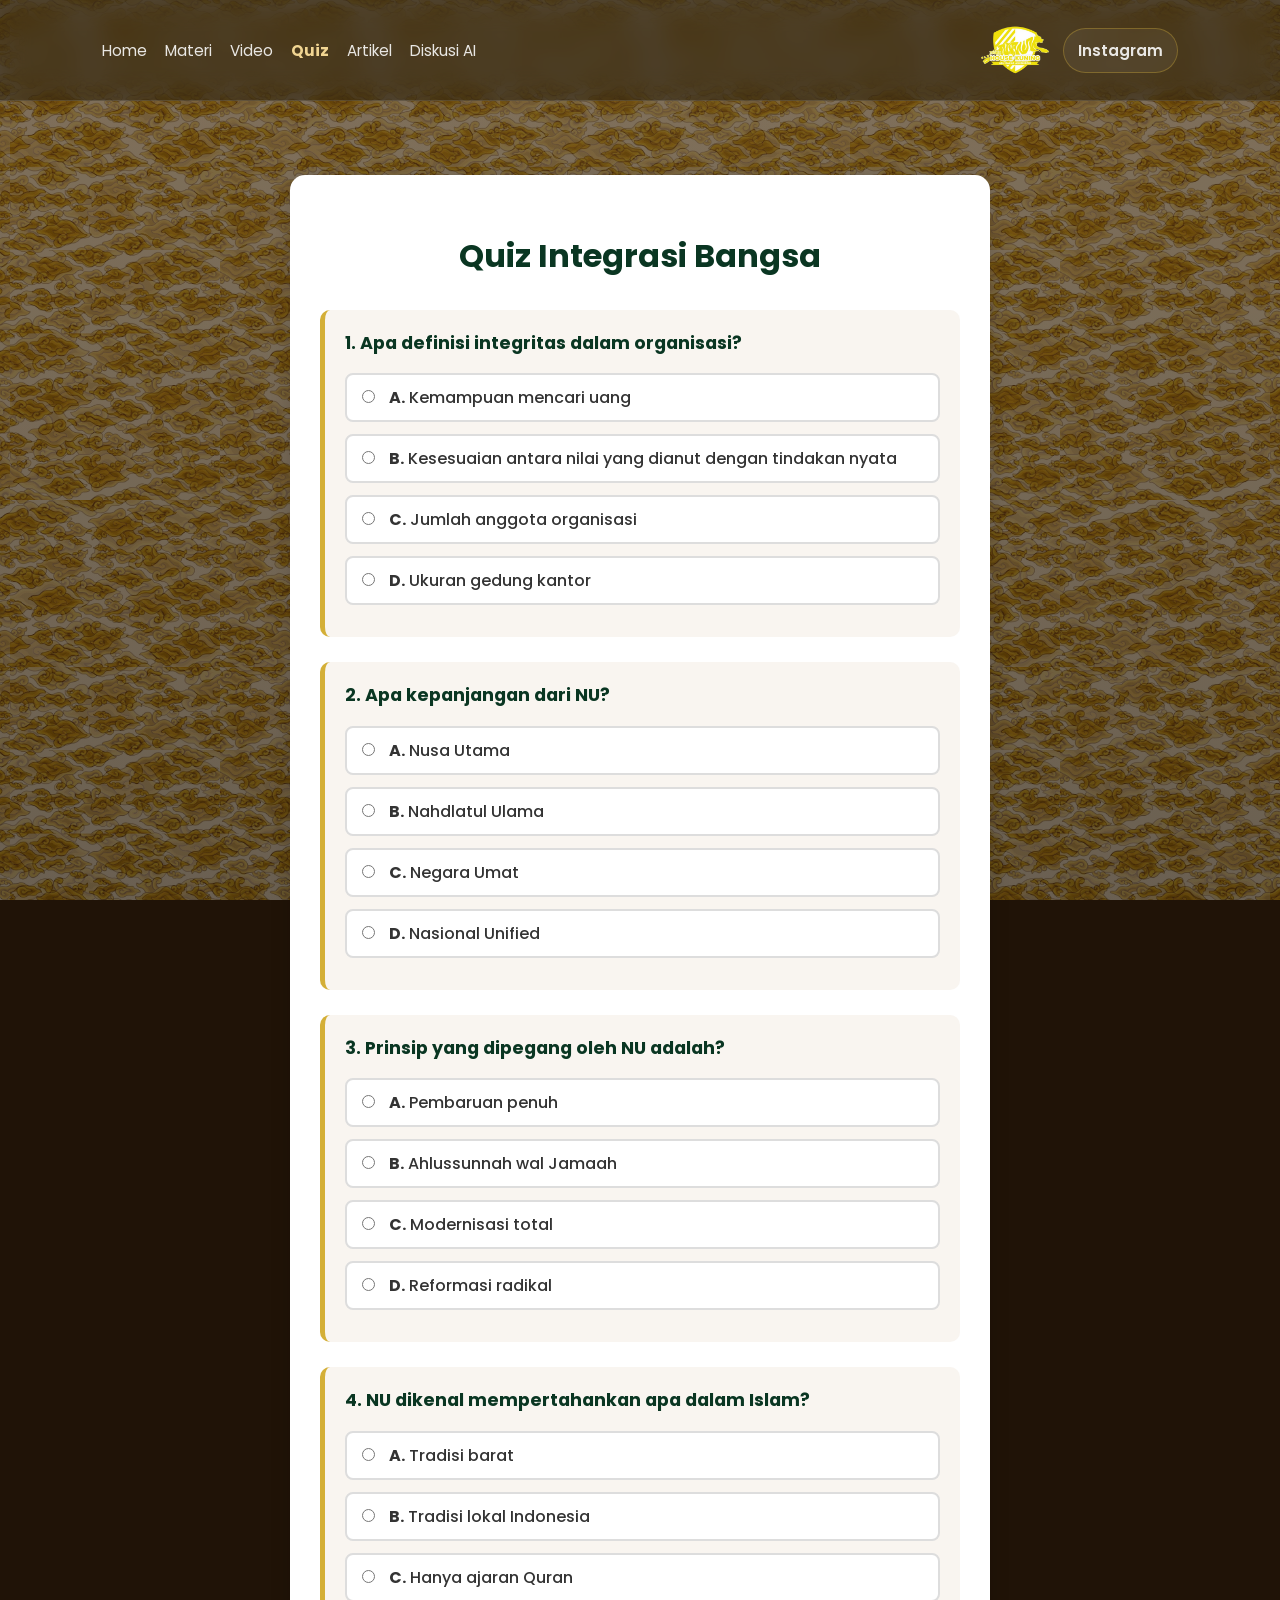
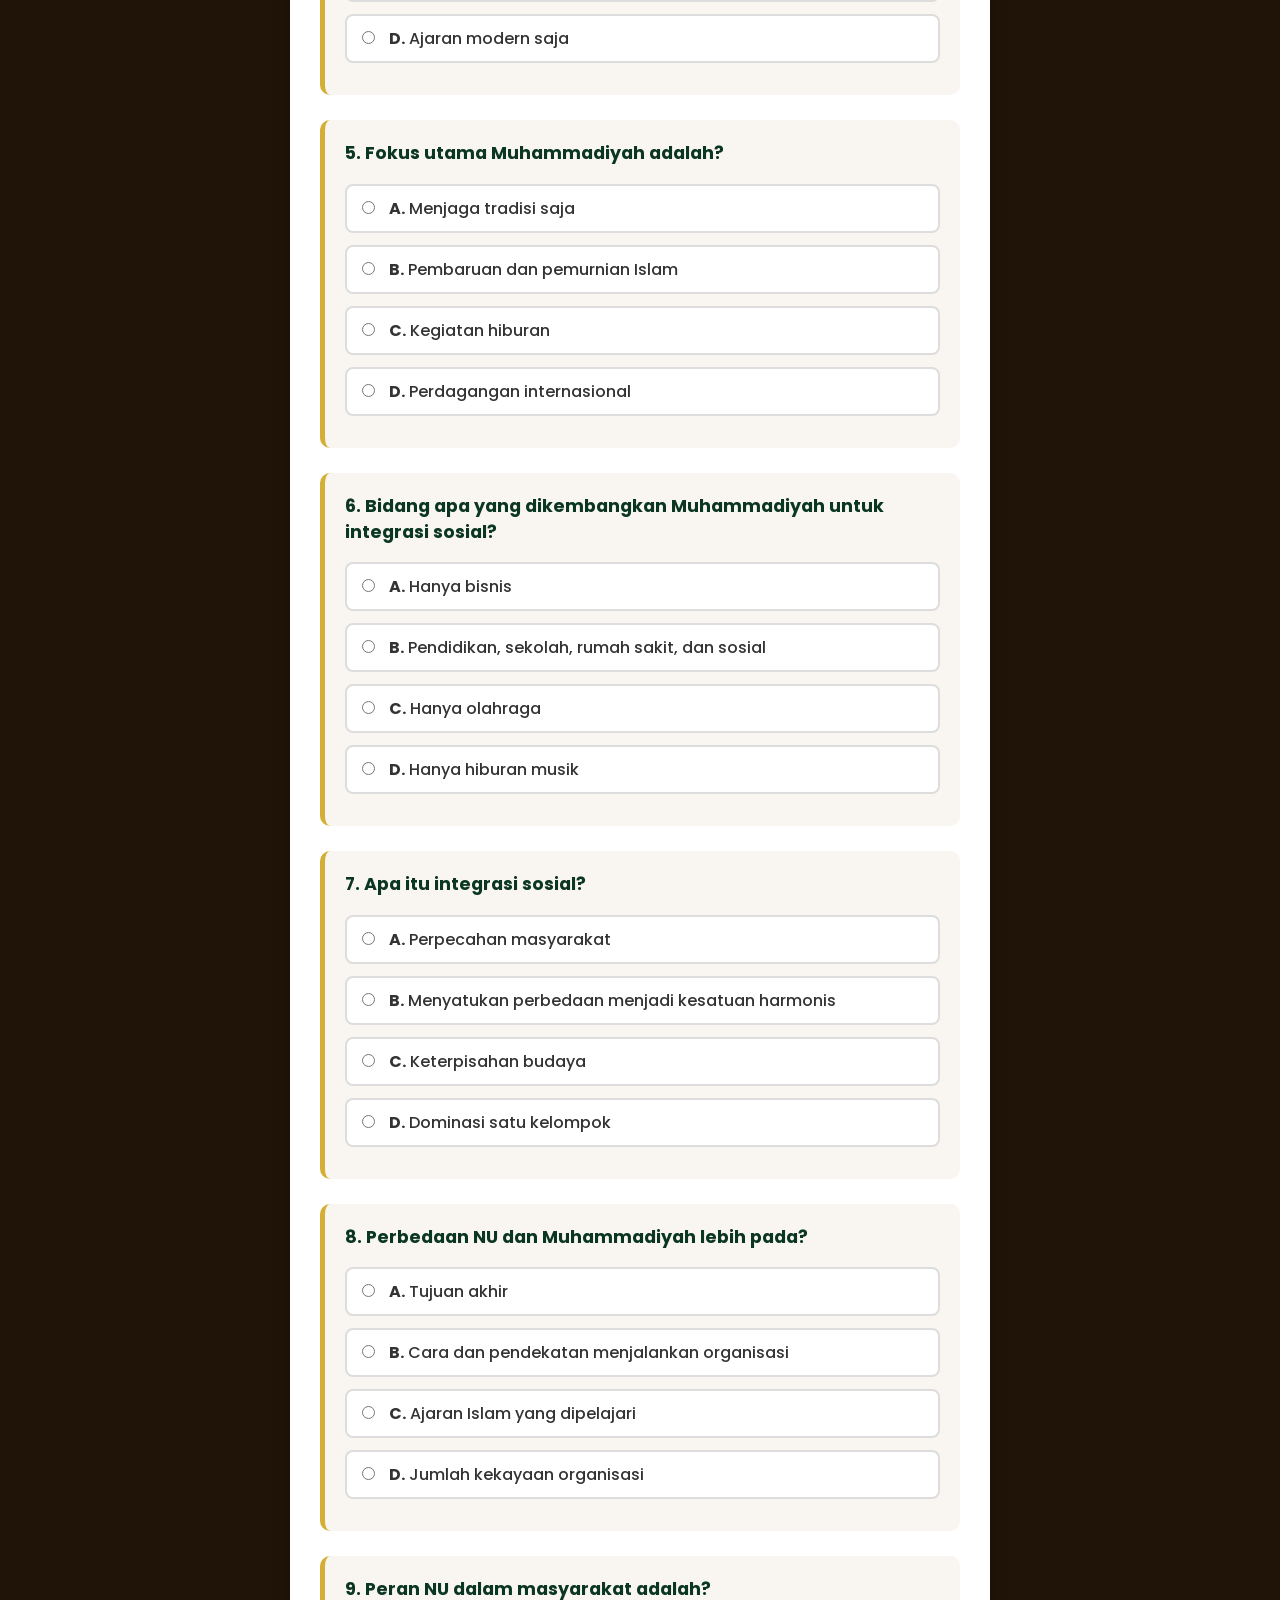
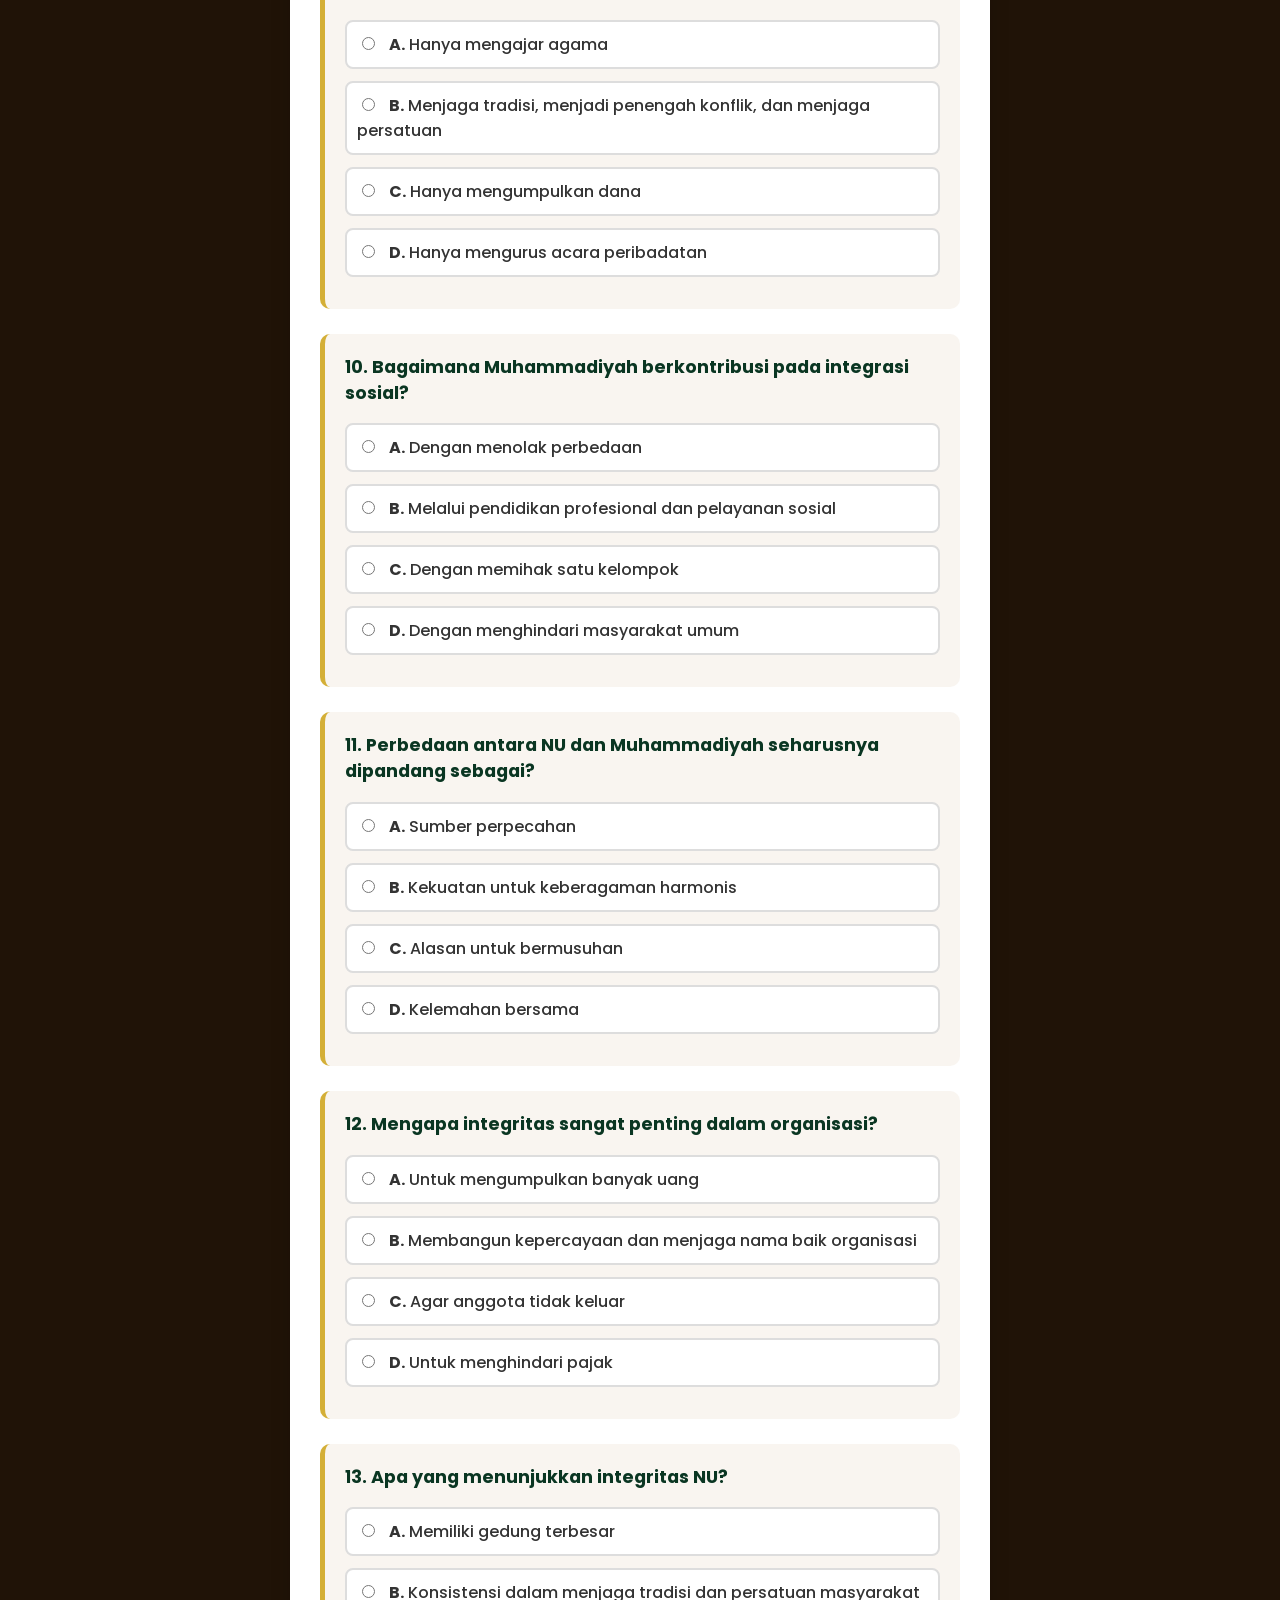
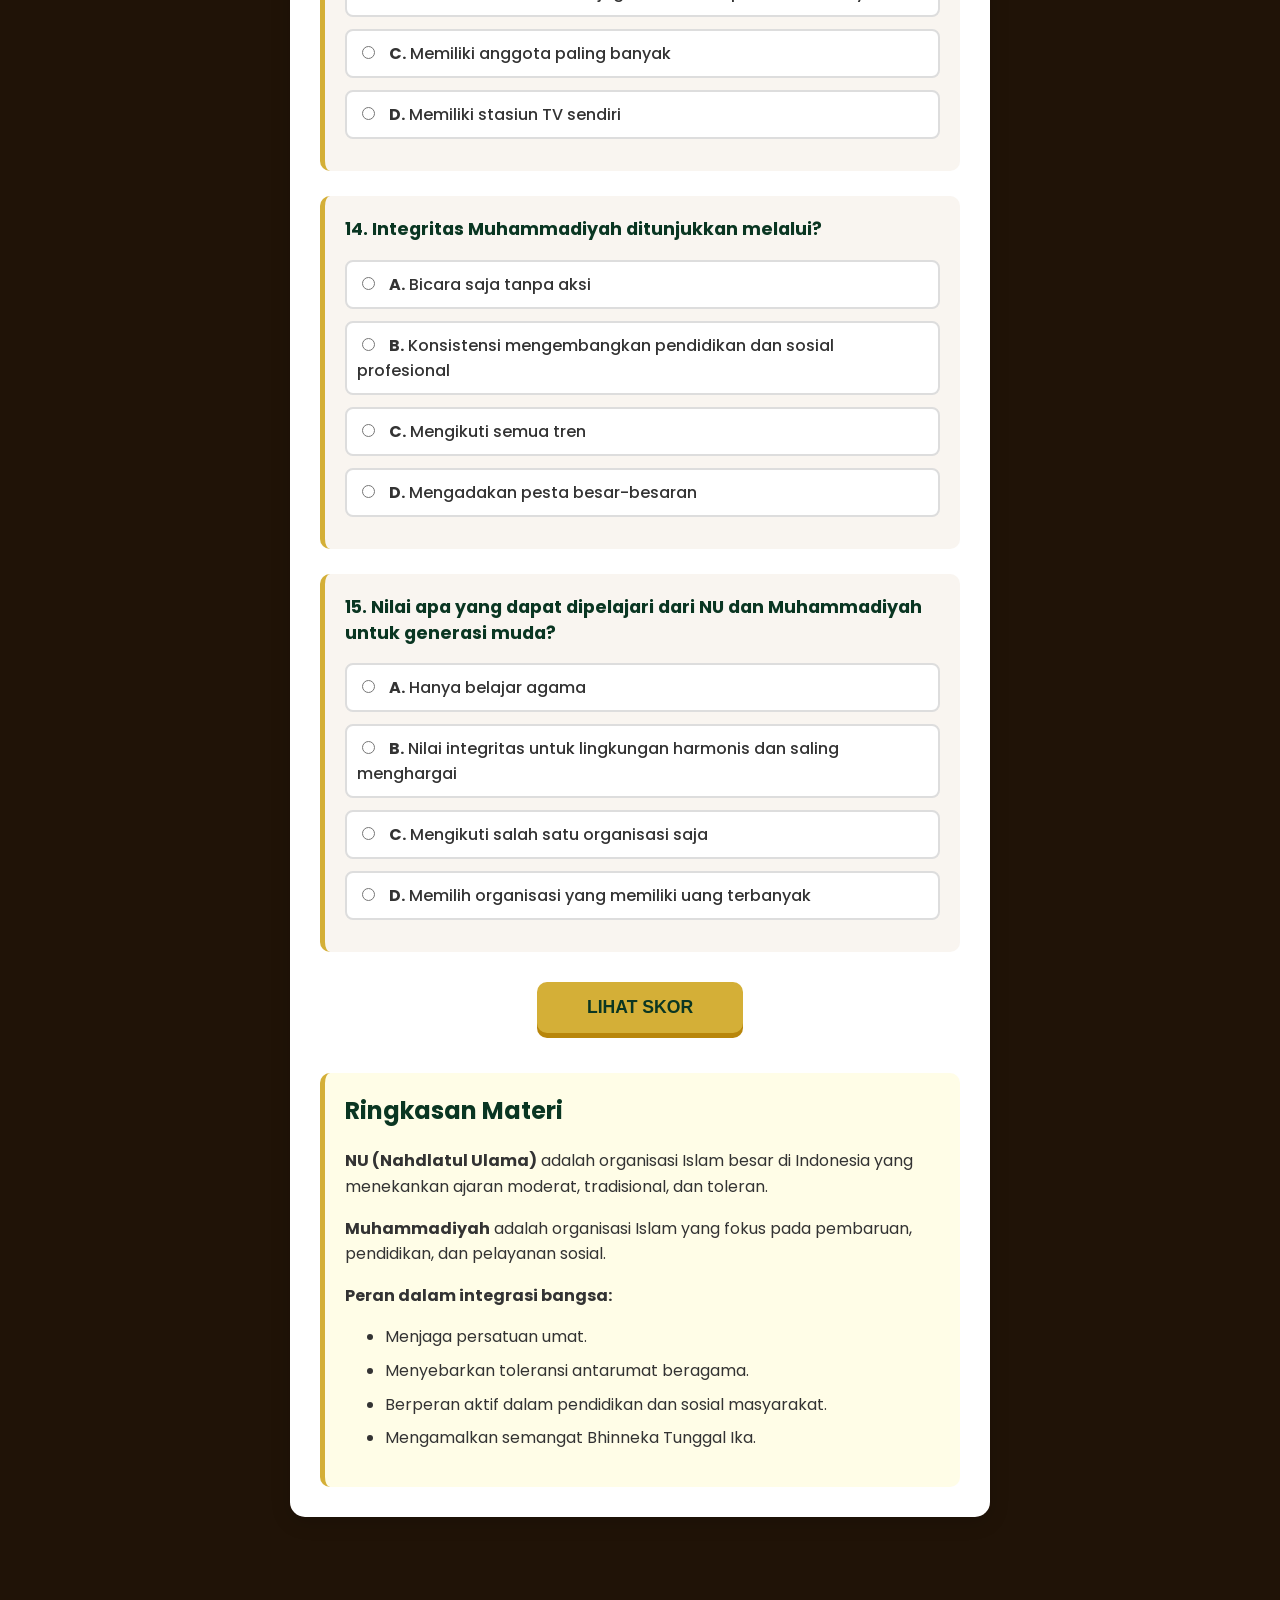
<file: pages/quiz.html>
<!doctype html>
<html lang="id">
  <head>
    <meta charset="UTF-8" />
    <meta name="viewport" content="width=device-width, initial-scale=1.0" />
    <title>Quiz Integrasi Bangsa</title>
    <meta
      name="description"
      content="Quiz interaktif tentang integritas, NU, Muhammadiyah, dan integrasi sosial."
    />
    <link rel="preconnect" href="https://fonts.googleapis.com" />
    <link rel="preconnect" href="https://fonts.gstatic.com" crossorigin />
    <link
      href="https://fonts.googleapis.com/css2?family=Poppins:wght@300;400;600;800&display=swap"
      rel="stylesheet"
    />
    <link rel="stylesheet" href="../assets/css/style.css" />
  </head>
  <body class="quiz-page">
    <div class="animated-bg"></div>
    <div class="batik-texture"></div>

    <nav class="navbar">
      <ul class="nav-menu">
        <li><a href="../index.html">Home</a></li>
        <li><a href="materi.html">Materi</a></li>
        <li><a href="video.html">Video</a></li>
        <li><a href="quiz.html" aria-current="page">Quiz</a></li>
        <li><a href="pages/Artikel.html">Artikel</a></li>
        <li><a href="chat.html">Diskusi AI</a></li>
      </ul>
      <div class="brand-group">
        <a class="logo" href="../index.html">
          <img src="../assets/images/logo.png" alt="Tiger House Kuning" />
        </a>
        <a
          class="instagram-link"
          href="https://www.instagram.com/housekuning?utm_source=ig_web_button_share_sheet&igsh=ZDNlZDc0MzIxNw=="
          target="_blank"
          rel="noopener noreferrer"
        >
          Instagram
        </a>
      </div>
    </nav>

    <main class="main-container">
      <section class="container">
        <h1>Quiz Integrasi Bangsa</h1>
        <div id="quiz-container"></div>

        <button
          id="submit-btn"
          class="submit-btn"
          type="button"
          onclick="submitQuiz()"
        >
          Lihat Skor
        </button>

        <div id="result" class="result" aria-live="polite"></div>

        <section class="materi">
          <h2>Ringkasan Materi</h2>
          <p>
            <strong>NU (Nahdlatul Ulama)</strong> adalah organisasi Islam besar
            di Indonesia yang menekankan ajaran moderat, tradisional, dan
            toleran.
          </p>

          <p>
            <strong>Muhammadiyah</strong> adalah organisasi Islam yang fokus
            pada pembaruan, pendidikan, dan pelayanan sosial.
          </p>

          <p><strong>Peran dalam integrasi bangsa:</strong></p>
          <ul>
            <li>Menjaga persatuan umat.</li>
            <li>Menyebarkan toleransi antarumat beragama.</li>
            <li>Berperan aktif dalam pendidikan dan sosial masyarakat.</li>
            <li>Mengamalkan semangat Bhinneka Tunggal Ika.</li>
          </ul>
        </section>
      </section>
    </main>

    <script src="../assets/js/quiz.js" defer></script>
  </body>
</html>
</file>
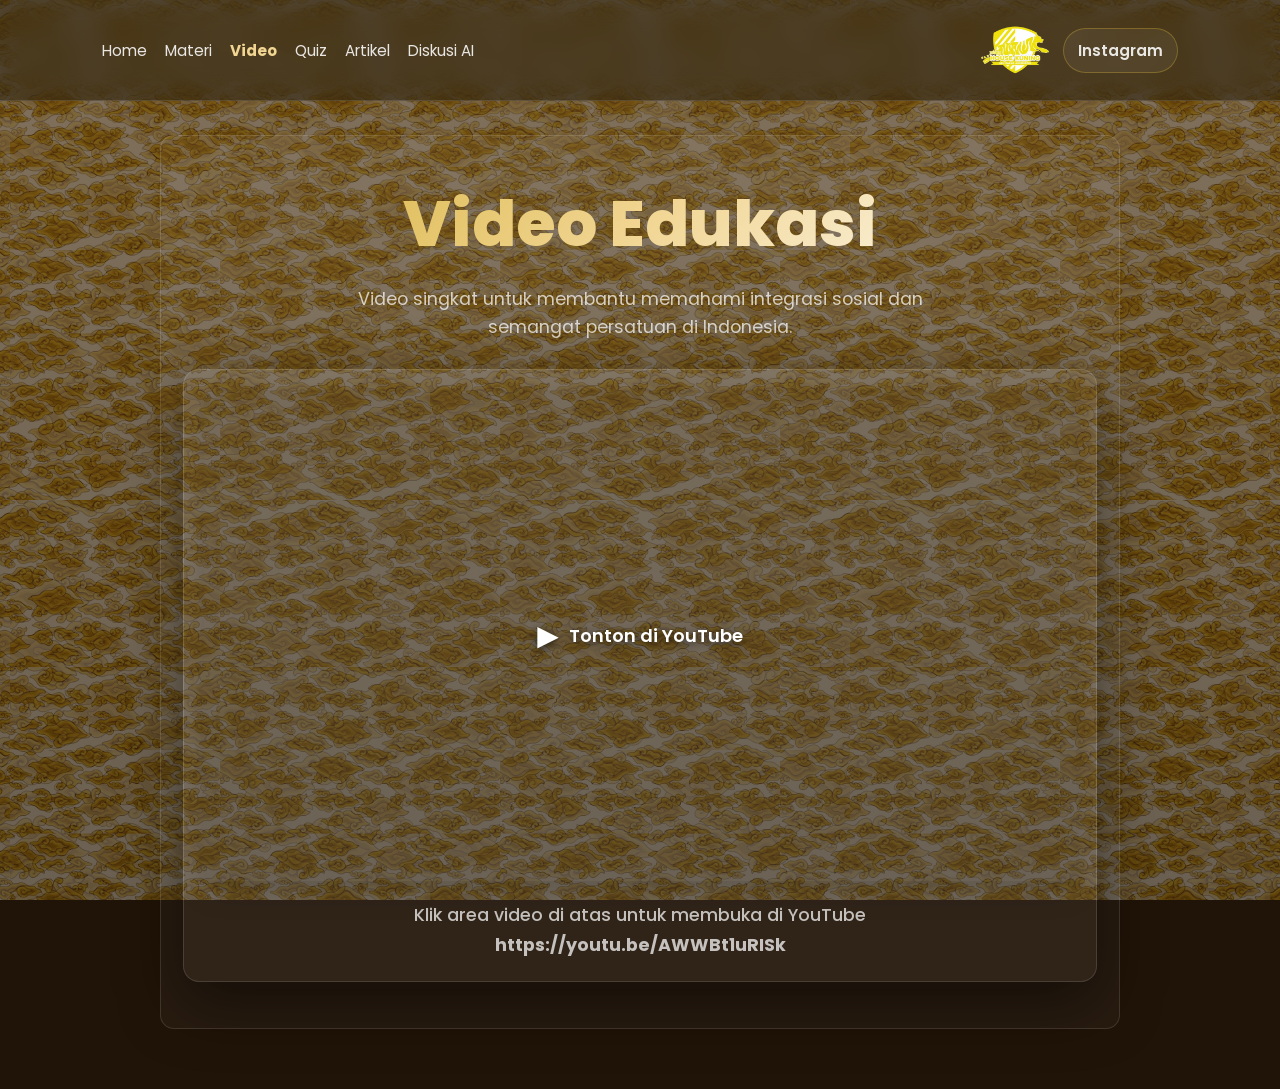
<file: pages/video.html>
﻿<!doctype html>
<html lang="id">
  <head>
    <meta charset="UTF-8" />
    <meta name="viewport" content="width=device-width, initial-scale=1.0" />
    <title>Video Edukasi</title>
    <meta
      name="description"
      content="Video edukasi tentang integrasi sosial dan persatuan Indonesia."
    />

    <link rel="preconnect" href="https://fonts.googleapis.com" />
    <link rel="preconnect" href="https://fonts.gstatic.com" crossorigin />
    <link
      href="https://fonts.googleapis.com/css2?family=Poppins:wght@300;400;600;800&display=swap"
      rel="stylesheet"
    />
    <link rel="stylesheet" href="../assets/css/style.css" />

    <style>
      .video-frame {
        position: relative;
        border-radius: 12px;
        overflow: hidden;
        box-shadow: 0 10px 30px rgba(0, 0, 0, 0.2);
        cursor: pointer;
      }

      .video-frame:hover {
        box-shadow: 0 15px 40px rgba(0, 0, 0, 0.3);
      }

      /* Overlay transparan yang menutupi seluruh video */
      .youtube-overlay {
        position: absolute;
        top: 0;
        left: 0;
        width: 100%;
        height: 100%;
        z-index: 10;
        background: rgba(0, 0, 0, 0.08); /* sedikit gelap saat hover */
        transition: background 0.3s ease;
        display: flex;
        align-items: center;
        justify-content: center;
      }

      .video-frame:hover .youtube-overlay {
        background: rgba(0, 0, 0, 0.15);
      }

      /* Teks di tengah */
      .overlay-text {
        color: white;
        font-size: 18px;
        font-weight: 600;
        text-shadow: 0 2px 10px rgba(0, 0, 0, 0.7);
        pointer-events: none; /* agar klik tetap ke overlay */
        display: flex;
        align-items: center;
        gap: 10px;
      }

      .overlay-text::before {
        content: "\25B6";
        font-size: 28px;
      }
    </style>
  </head>
  <body>
    <div class="animated-bg"></div>
    <div class="batik-texture"></div>

    <nav class="navbar">
      <ul class="nav-menu">
        <li><a href="../index.html">Home</a></li>
        <li><a href="materi.html">Materi</a></li>
        <li><a href="video.html" aria-current="page">Video</a></li>
        <li><a href="quiz.html">Quiz</a></li>
        <li><a href="pages/Artikel.html">Artikel</a></li>
        <li><a href="chat.html">Diskusi AI</a></li>
      </ul>
      <div class="brand-group">
        <a class="logo" href="../index.html">
          <img src="../assets/images/logo.png" alt="Tiger House Kuning" />
        </a>
        <a
          class="instagram-link"
          href="https://www.instagram.com/housekuning?utm_source=ig_web_button_share_sheet&igsh=ZDNlZDc0MzIxNw=="
          target="_blank"
          rel="noopener noreferrer"
        >
          Instagram
        </a>
      </div>
    </nav>

    <main class="main-container">
      <section class="card page-card">
        <div class="hero video-ai-hero hero-compact">
          <h1>Video Edukasi</h1>
          <p>
            Video singkat untuk membantu memahami integrasi sosial dan semangat
            persatuan di Indonesia.
          </p>
        </div>

        <div class="video-player-container">
          <div class="video-frame" id="video-wrapper">
            <!-- Overlay yang bisa diklik -->
            <div class="youtube-overlay" id="youtube-overlay">
              <div class="overlay-text">Tonton di YouTube</div>
            </div>

            <!-- Iframe YouTube -->
            <iframe
              id="youtube-player"
              src="https://www.youtube-nocookie.com/embed/AWWBt1uRISk"
              title="Video edukasi integrasi sosial"
              allow="
                accelerometer;
                autoplay;
                clipboard-write;
                encrypted-media;
                gyroscope;
                picture-in-picture;
                web-share;
                fullscreen;
              "
              referrerpolicy="strict-origin-when-cross-origin"
              allowfullscreen
              style="
                width: 100%;
                height: 100%;
                border: none;
                pointer-events: none;
              "
            >
            </iframe>
          </div>

          <div
            class="ai-description"
            style="margin-top: 20px; text-align: center"
          >
            <p>
              Klik area video di atas untuk membuka di YouTube<br />
              <strong>https://youtu.be/AWWBt1uRISk</strong>
            </p>
          </div>
        </div>
      </section>
    </main>

    <script>
      const overlay = document.getElementById("youtube-overlay");
      const youtubeUrl = "https://youtu.be/AWWBt1uRISk?si=NkldOTJLqzIDDAsU";

      if (overlay) {
        // Satu klik langsung ke YouTube
        overlay.addEventListener("click", () => {
          window.open(youtubeUrl, "_blank", "noopener");
        });
      }
    </script>
  </body>
</html>
</file>
<file: assets/css/style.css>
:root {
  --bg-0: #0c0c0e;
  --bg-1: #2c0e0e;
  --bg-2: #0e1c2c;
  --bg-3: #1a2a1a;
  --batik-gold-bg: url("../images/batik-motif-mega-mendung-gold-ornament-vector.jpg");

  --text: rgba(255, 255, 255, 0.92);
  --muted: rgba(255, 255, 255, 0.72);

  --gold: #d4af37;
  --gold-light: #f1d592;

  --glass: rgba(255, 255, 255, 0.04);
  --glass-border: rgba(255, 255, 255, 0.12);
}

* {
  box-sizing: border-box;
}

html,
body {
  height: 100%;
}

body {
  margin: 0;
  font-family:
    "Poppins",
    system-ui,
    -apple-system,
    "Segoe UI",
    Roboto,
    Arial,
    sans-serif;
  color: var(--text);
  background: #201307;
  overflow-x: hidden;
}

/* Background layers */
.animated-bg {
  position: fixed;
  inset: 0;
  z-index: -3;
  background-color: #201307;
  background-image:
    linear-gradient(rgba(28, 16, 6, 0.78), rgba(12, 8, 4, 0.84)),
    var(--batik-gold-bg);
  background-position:
    center,
    center top;
  background-size:
    auto,
    420px auto;
  background-repeat: no-repeat, repeat;
  opacity: 1;
}

.batik-texture {
  position: fixed;
  inset: 0;
  z-index: -2;
  background-image:
    radial-gradient(circle at top, rgba(255, 232, 181, 0.16), transparent 32%),
    linear-gradient(rgba(212, 175, 55, 0.1), rgba(0, 0, 0, 0.08)),
    var(--batik-gold-bg);
  background-position:
    center,
    center,
    center top;
  background-size:
    auto,
    auto,
    280px auto;
  background-repeat: no-repeat, no-repeat, repeat;
  opacity: 0.3;
  pointer-events: none;
  mix-blend-mode: screen;
}

@keyframes gradientMove {
  0% {
    background-position: 0% 50%;
  }
  50% {
    background-position: 100% 50%;
  }
  100% {
    background-position: 0% 50%;
  }
}

/* Navbar */
.navbar {
  position: sticky;
  top: 0;
  z-index: 10;
  display: flex;
  justify-content: space-between;
  align-items: center;
  padding: 16px 8%;
  background: rgba(0, 0, 0, 0.35);
  -webkit-backdrop-filter: blur(14px);
  backdrop-filter: blur(14px);
  border-bottom: 1px solid rgba(255, 255, 255, 0.12);
}

.brand-group {
  margin-left: auto;
  display: flex;
  align-items: center;
  gap: 14px;
}

.logo img {
  display: block;
  max-height: 68px;
  width: auto;
}

.instagram-link {
  text-decoration: none;
  color: rgba(255, 255, 255, 0.88);
  font-size: 0.95rem;
  font-weight: 600;
  padding: 10px 14px;
  border-radius: 999px;
  border: 1px solid rgba(212, 175, 55, 0.35);
  background: rgba(255, 255, 255, 0.05);
  transition:
    color 0.2s ease,
    border-color 0.2s ease,
    background 0.2s ease,
    transform 0.2s ease;
}

.instagram-link:hover {
  color: var(--gold-light);
  border-color: rgba(241, 213, 146, 0.75);
  background: rgba(212, 175, 55, 0.1);
  transform: translateY(-1px);
}

.nav-menu {
  display: flex;
  gap: 18px;
  list-style: none;
  margin: 0;
  padding: 0;
}

.nav-menu a {
  text-decoration: none;
  color: rgba(255, 255, 255, 0.88);
  font-size: 0.95rem;
  transition: color 0.2s ease;
}

.nav-menu a[aria-current="page"] {
  color: var(--gold-light);
  font-weight: 700;
}

.nav-menu a:hover {
  color: var(--gold-light);
}

/* Layout */
.main-container {
  padding: 34px 8% 60px;
  max-width: 1200px;
  margin: 0 auto;
}

.pigura-batik {
  position: relative;
  overflow: hidden;
  background-image:
    linear-gradient(180deg, rgba(31, 19, 8, 0.92), rgba(12, 8, 5, 0.96)),
    radial-gradient(
      circle at top left,
      rgba(255, 225, 146, 0.18),
      transparent 26%
    ),
    var(--batik-gold-bg);
  background-size:
    auto,
    auto,
    340px auto;
  background-position:
    center,
    top left,
    center top;
  background-repeat: no-repeat, no-repeat, repeat;
  background-blend-mode: normal, screen, multiply;
  border: 1px solid rgba(212, 175, 55, 0.28);
  border-radius: 16px;
  padding: 30px;
  box-shadow: 0 24px 70px rgba(0, 0, 0, 0.45);
}

.pigura-batik::before {
  content: "";
  position: absolute;
  inset: 0;
  background:
    radial-gradient(
      circle at 22% 18%,
      rgba(212, 175, 55, 0.14),
      transparent 24%
    ),
    radial-gradient(
      circle at 78% 24%,
      rgba(255, 255, 255, 0.06),
      transparent 16%
    );
  pointer-events: none;
}

.pigura-batik::after {
  content: "";
  position: absolute;
  right: -90px;
  bottom: -80px;
  width: 360px;
  height: 360px;
  background: radial-gradient(
    circle,
    rgba(212, 175, 55, 0.18),
    transparent 55%
  );
  filter: blur(44px);
  pointer-events: none;
}

.batik-panel .hero h1 {
  text-shadow: 0 0 18px rgba(212, 175, 55, 0.22);
}

.batik-panel .card {
  background: rgba(255, 255, 255, 0.06);
  border-color: rgba(212, 175, 55, 0.22);
}

.hero {
  text-align: center;
  margin-bottom: 60px;
  padding-top: 18px;
}

.hero-compact {
  margin-bottom: 28px;
}

.hero h1 {
  margin: 0 0 14px;
  font-size: clamp(2.2rem, 4vw, 3.6rem);
  font-weight: 800;
  background: linear-gradient(to right, #fff, var(--gold), var(--gold-light));
  -webkit-background-clip: text;
  background-clip: text;
  -webkit-text-fill-color: transparent;
}

.hero h1 span {
  filter: drop-shadow(0 0 18px rgba(212, 175, 55, 0.35));
}

.hero p {
  margin: 0 auto;
  max-width: 720px;
  color: var(--muted);
  line-height: 1.6;
}

.grid {
  display: grid;
  grid-template-columns: repeat(auto-fit, minmax(280px, 1fr));
  gap: 22px;
}

.card {
  background: var(--glass);
  border: 1px solid var(--glass-border);
  border-radius: 14px;
  padding: 22px;
  transition:
    transform 0.2s ease,
    border-color 0.2s ease,
    background 0.2s ease;
}

.card:hover {
  transform: translateY(-6px);
  border-color: rgba(212, 175, 55, 0.35);
  background: rgba(255, 255, 255, 0.06);
}

.page-card {
  max-width: 960px;
  margin: 0 auto;
}

.icon {
  display: inline-flex;
  font-size: 1.9rem;
  margin-bottom: 8px;
}

button {
  appearance: none;
  border: none;
  border-radius: 10px;
  padding: 12px 18px;
  font-weight: 700;
  cursor: pointer;
  color: #161616;
  background: linear-gradient(135deg, var(--gold), var(--gold-light));
  transition:
    transform 0.2s ease,
    box-shadow 0.2s ease;
}

button:hover {
  transform: translateY(-1px) scale(1.02);
  box-shadow: 0 10px 26px rgba(212, 175, 55, 0.22);
}

button:active {
  transform: translateY(0);
}

.button-link {
  display: inline-flex;
  align-items: center;
  justify-content: center;
  margin-top: 10px;
  border-radius: 10px;
  padding: 12px 18px;
  font-weight: 700;
  text-decoration: none;
  color: #161616;
  background: linear-gradient(135deg, var(--gold), var(--gold-light));
  transition:
    transform 0.2s ease,
    box-shadow 0.2s ease;
}

.button-link:hover {
  transform: translateY(-1px) scale(1.02);
  box-shadow: 0 10px 26px rgba(212, 175, 55, 0.22);
}

.materi-content {
  background: rgba(255, 255, 255, 0.94);
  color: #161616;
  padding: 24px;
  border: 1px solid rgba(212, 175, 55, 0.2);
  border-radius: 14px;
  line-height: 1.8;
}

.materi-content h2,
.materi-content h3 {
  color: #0a3622;
}

.materi-content a {
  color: #0a3622;
}

.materi-page-card {
  background:
    linear-gradient(180deg, rgba(255, 255, 255, 0.08), rgba(0, 0, 0, 0.12)),
    rgba(12, 10, 8, 0.6);
}

.materi-hero {
  margin-bottom: 22px;
}

.materi-highlight-box {
  padding: 22px;
  margin-bottom: 22px;
  border-radius: 18px;
  background:
    linear-gradient(135deg, rgba(212, 175, 55, 0.15), rgba(255, 248, 230, 0.92));
  border: 1px solid rgba(212, 175, 55, 0.28);
  box-shadow: inset 0 1px 0 rgba(255, 255, 255, 0.5);
}

.materi-highlight-box h2 {
  margin: 6px 0 10px;
}

.materi-highlight-box p:last-child {
  margin-bottom: 0;
}

.materi-highlight-label {
  margin: 0;
  font-size: 0.78rem;
  letter-spacing: 0.14em;
  text-transform: uppercase;
  color: #7a5a08;
  font-weight: 700;
}

.materi-quick-grid,
.materi-compare-grid {
  display: grid;
  grid-template-columns: repeat(auto-fit, minmax(240px, 1fr));
  gap: 16px;
}

.materi-quick-grid {
  margin-bottom: 24px;
}

.materi-quick-card,
.materi-compare-card {
  padding: 18px;
  border-radius: 16px;
  background: #fffdf8;
  border: 1px solid rgba(212, 175, 55, 0.18);
  box-shadow: 0 12px 30px rgba(14, 25, 17, 0.08);
}

.materi-quick-card h3,
.materi-compare-card h4 {
  margin-top: 0;
  margin-bottom: 10px;
}

.materi-section {
  margin-top: 24px;
  padding: 20px 0 0;
  border-top: 1px solid rgba(10, 54, 34, 0.1);
}

.materi-section:first-of-type {
  margin-top: 0;
  padding-top: 0;
  border-top: 0;
}

.materi-section h3 {
  display: inline-block;
  margin: 0 0 12px;
  padding-bottom: 6px;
  border-bottom: 2px solid rgba(212, 175, 55, 0.5);
}

.materi-callout,
.materi-summary-box {
  margin-top: 16px;
  padding: 18px;
  border-radius: 16px;
}

.materi-callout {
  background: #fff7df;
  border-left: 5px solid #d4af37;
}

.materi-summary-box {
  margin-top: 28px;
  background: linear-gradient(135deg, #f9fff8, #f7fbff);
  border: 1px solid rgba(10, 54, 34, 0.12);
}

.materi-summary-box h3,
.materi-sources h3 {
  margin-top: 0;
}

.materi-sources {
  margin-top: 26px;
  padding-top: 18px;
  border-top: 1px dashed rgba(10, 54, 34, 0.18);
}

.materi-content ul,
.materi-content ol {
  padding-left: 20px;
}

.materi-content li + li {
  margin-top: 8px;
}

/* Chat */
.sr-only {
  position: absolute;
  width: 1px;
  height: 1px;
  padding: 0;
  margin: -1px;
  overflow: hidden;
  clip: rect(0, 0, 0, 0);
  white-space: nowrap;
  border: 0;
}

.chat-shell {
  display: grid;
  gap: 20px;
}

.chat-intro-card {
  padding: 24px;
  border: 1px solid rgba(255, 255, 255, 0.12);
  border-radius: 20px;
  background:
    linear-gradient(180deg, rgba(255, 255, 255, 0.08), rgba(0, 0, 0, 0.18)),
    rgba(16, 16, 18, 0.88);
  box-shadow: 0 24px 70px rgba(0, 0, 0, 0.35);
}

.chat-kicker {
  margin: 0 0 8px;
  font-size: 0.8rem;
  letter-spacing: 0.16em;
  text-transform: uppercase;
  color: var(--gold-light);
}

.chat-intro-card h2 {
  margin: 0 0 10px;
  font-size: clamp(1.5rem, 3vw, 2.2rem);
}

.chat-intro-card > p:last-of-type {
  margin: 0;
  max-width: 720px;
  color: var(--muted);
  line-height: 1.6;
}

.prompt-grid {
  display: grid;
  grid-template-columns: repeat(auto-fit, minmax(220px, 1fr));
  gap: 12px;
  margin-top: 18px;
}

.prompt-chip {
  text-align: left;
  min-height: 74px;
  color: rgba(255, 255, 255, 0.92);
  background: rgba(255, 255, 255, 0.05);
  border: 1px solid rgba(255, 255, 255, 0.1);
  box-shadow: none;
}

.prompt-chip:hover {
  background: rgba(212, 175, 55, 0.14);
  box-shadow: none;
}

.chat-container {
  background:
    linear-gradient(180deg, rgba(24, 24, 26, 0.96), rgba(13, 13, 15, 0.98));
  border: 1px solid rgba(255, 255, 255, 0.08);
  border-radius: 24px;
  overflow: hidden;
  display: flex;
  flex-direction: column;
  min-height: 72vh;
  box-shadow: 0 30px 90px rgba(0, 0, 0, 0.42);
}

.chat-header {
  display: flex;
  align-items: center;
  justify-content: space-between;
  gap: 16px;
  padding: 18px 22px;
  border-bottom: 1px solid rgba(255, 255, 255, 0.08);
  background: linear-gradient(
    135deg,
    rgba(212, 175, 55, 0.12),
    rgba(255, 255, 255, 0.03)
  );
}

.chat-header-copy {
  min-width: 0;
}

.chat-header h2 {
  margin: 4px 0 2px;
  font-size: 1.2rem;
  color: #fff;
}

.chat-subtitle {
  margin: 0;
  color: var(--muted);
  font-size: 0.92rem;
}

.chat-label {
  margin: 0;
  font-size: 0.78rem;
  letter-spacing: 0.12em;
  text-transform: uppercase;
  color: var(--gold-light);
}

.chat-status {
  display: inline-flex;
  align-items: center;
  gap: 10px;
  padding: 10px 12px;
  border-radius: 999px;
  background: rgba(255, 255, 255, 0.04);
  border: 1px solid rgba(255, 255, 255, 0.08);
  color: rgba(255, 255, 255, 0.82);
  font-size: 0.88rem;
  white-space: nowrap;
}

.chat-status-dot {
  width: 9px;
  height: 9px;
  border-radius: 999px;
  background: #41d67d;
  box-shadow: 0 0 0 5px rgba(65, 214, 125, 0.12);
}

.chat-messages {
  flex: 1;
  padding: 22px;
  overflow-y: auto;
  display: flex;
  flex-direction: column;
  gap: 14px;
}

.message {
  position: relative;
  max-width: min(820px, 88%);
  padding: 16px 18px;
  border-radius: 20px;
  line-height: 1.7;
  border: 1px solid rgba(255, 255, 255, 0.08);
  word-break: break-word;
}

.message.received {
  align-self: flex-start;
  background:
    linear-gradient(180deg, rgba(255, 255, 255, 0.06), rgba(255, 255, 255, 0.03));
  color: #f5f5f5;
}

.message.sent {
  align-self: flex-end;
  background: linear-gradient(135deg, rgba(212, 175, 55, 0.95), rgba(241, 213, 146, 0.96));
  color: #17120a;
  border-color: rgba(241, 213, 146, 0.55);
  box-shadow: 0 18px 42px rgba(212, 175, 55, 0.18);
}

.message .meta {
  display: block;
  font-size: 0.76rem;
  opacity: 0.88;
  font-weight: 700;
  margin-bottom: 8px;
  letter-spacing: 0.04em;
  text-transform: uppercase;
}

.message-text {
  white-space: pre-line;
}

.message.typing {
  min-width: 88px;
}

.typing-dots {
  display: inline-flex;
  align-items: center;
  gap: 6px;
  min-height: 18px;
}

.typing-dots span {
  width: 8px;
  height: 8px;
  border-radius: 999px;
  background: currentColor;
  opacity: 0.35;
  animation: typingPulse 1.1s infinite ease-in-out;
}

.typing-dots span:nth-child(2) {
  animation-delay: 0.18s;
}

.typing-dots span:nth-child(3) {
  animation-delay: 0.36s;
}

@keyframes typingPulse {
  0%,
  80%,
  100% {
    transform: translateY(0);
    opacity: 0.35;
  }
  40% {
    transform: translateY(-3px);
    opacity: 1;
  }
}

.chat-input-area {
  display: flex;
  flex-direction: column;
  gap: 12px;
  padding: 16px 18px 18px;
  border-top: 1px solid rgba(255, 255, 255, 0.08);
  background: rgba(11, 11, 13, 0.98);
}

.chat-input-area textarea {
  width: 100%;
  resize: none;
  min-height: 58px;
  max-height: 180px;
  border-radius: 18px;
  border: 1px solid rgba(255, 255, 255, 0.1);
  padding: 16px 18px;
  background: rgba(255, 255, 255, 0.04);
  color: #f5f5f5;
  outline: none;
  font: inherit;
  line-height: 1.55;
}

.chat-input-area textarea:focus {
  border-color: var(--gold-light);
  box-shadow: 0 0 0 4px rgba(212, 175, 55, 0.14);
}

.chat-actions {
  display: flex;
  align-items: center;
  justify-content: space-between;
  gap: 12px;
}

.chat-hint {
  margin: 0;
  color: rgba(255, 255, 255, 0.58);
  font-size: 0.86rem;
}

.chat-actions button {
  align-self: flex-end;
  min-width: 120px;
  border-radius: 999px;
}

/* Game */
.game-card {
  background: var(--glass);
  border: 1px solid rgba(212, 175, 55, 0.3);
  border-radius: 14px;
  padding: 18px;
}

.game-card .header {
  display: flex;
  align-items: center;
  justify-content: space-between;
  gap: 16px;
  margin-bottom: 14px;
}

.game-card .header h2 {
  margin: 0;
  font-size: 1.05rem;
  letter-spacing: 1px;
  color: rgba(255, 255, 255, 0.92);
}

.stats-box {
  border: 1px solid rgba(255, 255, 255, 0.14);
  background: rgba(0, 0, 0, 0.2);
  border-radius: 10px;
  padding: 8px 10px;
  font-weight: 700;
}

.progress-bar-container {
  background: rgba(255, 255, 255, 0.12);
  height: 10px;
  border-radius: 999px;
  overflow: hidden;
}

.progress-bar-fill {
  background: linear-gradient(135deg, #1fc65f, #35f58b);
  height: 100%;
  width: 0%;
  transition: width 0.4s ease;
}

#play-screen img {
  width: 100%;
  max-height: 220px;
  object-fit: cover;
  border-radius: 12px;
  margin: 14px 0;
  border: 1px solid rgba(255, 255, 255, 0.1);
}

.question-text {
  font-size: 1.05rem;
  font-weight: 700;
  margin-bottom: 12px;
}

.btn-list {
  display: grid;
  grid-template-columns: repeat(3, 1fr);
  gap: 10px;
}

.btn-list button {
  padding: 12px 10px;
  border-radius: 12px;
}

#feedback {
  margin: 12px 0 0;
  min-height: 1.2rem;
  font-weight: 700;
}

/* Video AI Styles */
.video-ai-hero h1 {
  font-size: clamp(2.5rem, 5vw, 4rem);
  background: linear-gradient(135deg, var(--gold), var(--gold-light), #fff);
  -webkit-background-clip: text;
  background-clip: text;
  -webkit-text-fill-color: transparent;
}

.video-ai-hero h1 span {
  color: var(--gold);
}

.video-ai-hero p {
  font-size: 1.1rem;
  max-width: 600px;
}

.video-ai-card {
  grid-column: 1 / -1;
  max-width: 900px;
  margin: 0 auto;
}

.video-player-container {
  position: relative;
  background: var(--glass);
  border: 1px solid var(--glass-border);
  border-radius: 16px;
  padding: 20px;
  margin-bottom: 24px;
  overflow: hidden;
  box-shadow: 0 20px 60px rgba(0, 0, 0, 0.5);
}

.ai-image-container {
  margin-bottom: 20px;
  text-align: center;
}

.ai-poster-image {
  width: 100%;
  max-width: 400px;
  height: auto;
  border-radius: 12px;
  box-shadow: 0 10px 30px rgba(0, 0, 0, 0.3);
}

.video-player-container iframe {
  width: 100%;
  max-height: 500px;
  border-radius: 12px;
  display: block;
}

.video-frame {
  position: relative;
  width: 100%;
  padding-top: 56.25%;
  overflow: hidden;
  border-radius: 12px;
}

.video-frame iframe {
  position: absolute;
  inset: 0;
  height: 100%;
  border: 0;
}

.ai-description {
  text-align: center;
}

.ai-description p {
  font-size: 1.1rem;
  line-height: 1.7;
  color: var(--muted);
  font-weight: 500;
  max-width: 700px;
  margin: 0 auto;
  padding: 0 20px;
}

/* Quiz page */
.quiz-page .container {
  max-width: 700px;
  margin: 40px auto;
  background: white;
  padding: 30px;
  border-radius: 15px;
  box-shadow: 0 5px 20px rgba(0, 0, 0, 0.15);
}

.quiz-page h1 {
  text-align: center;
  color: #0a3622;
  margin-bottom: 30px;
  font-size: 2rem;
}

.quiz-page #quiz-container {
  margin: 20px 0;
}

.quiz-page .question {
  margin: 25px 0;
  padding: 20px;
  background: #f9f5f0;
  border-left: 5px solid #d4af37;
  border-radius: 10px;
}

.quiz-page .question h3 {
  color: #0a3622;
  margin-top: 0;
  font-size: 1.1rem;
}

.quiz-page .option-label {
  display: block;
  margin: 12px 0;
  padding: 10px;
  background: white;
  border: 2px solid #ddd;
  border-radius: 8px;
  cursor: pointer;
  transition:
    background 0.3s ease,
    border-color 0.3s ease;
}

.quiz-page .option-label:hover {
  background: #fff9f0;
  border-color: #d4af37;
}

.quiz-page .option-label input[type="radio"] {
  margin-right: 10px;
  cursor: pointer;
}

.quiz-page .option-label span {
  font-weight: 500;
  color: #333;
}

.quiz-page .submit-btn {
  display: block;
  margin: 30px auto;
  padding: 15px 50px;
  font-size: 1.1rem;
  font-weight: bold;
  text-transform: uppercase;
  color: #0a3622;
  background: #d4af37;
  box-shadow: 0 5px 0 #b8860b;
}

.quiz-page .submit-btn:hover {
  transform: translateY(-2px);
  box-shadow: 0 7px 0 #b8860b;
}

.quiz-page .submit-btn:active {
  transform: translateY(0);
  box-shadow: 0 2px 0 #b8860b;
}

.quiz-page .result {
  margin-top: 30px;
}

.quiz-page .result-box {
  text-align: center;
  background: linear-gradient(135deg, #fff9f0, #fffcf2);
  padding: 30px;
  border-radius: 15px;
  border: 3px solid #d4af37;
  box-shadow: 0 5px 15px rgba(0, 0, 0, 0.1);
}

.quiz-page .result-box h2 {
  color: #0a3622;
  margin-bottom: 15px;
  font-size: 1.8rem;
}

.quiz-page .score {
  font-size: 2.5rem;
  font-weight: bold;
  color: #d4af37;
  margin: 10px 0;
}

.quiz-page .percentage {
  font-size: 1.5rem;
  color: #333;
  margin: 5px 0;
}

.quiz-page .rank {
  font-size: 1.3rem;
  font-weight: bold;
  color: #0a3622;
  margin-top: 15px;
  padding-top: 15px;
  border-top: 2px solid #d4af37;
}

.quiz-page .materi {
  margin-top: 40px;
  padding: 20px;
  background: #fffde7;
  border-radius: 10px;
  border-left: 5px solid #d4af37;
}

.quiz-page .materi h2 {
  color: #0a3622;
  margin-top: 0;
}

.quiz-page .materi p,
.quiz-page .materi ul {
  color: #333;
  line-height: 1.6;
}

.quiz-page .materi li {
  margin: 8px 0;
}

@media (max-width: 720px) {
  .navbar {
    flex-direction: column;
    align-items: stretch;
    padding: 14px 5%;
    gap: 14px;
  }

  .brand-group {
    justify-content: space-between;
    gap: 10px;
  }

  .nav-menu {
    flex-wrap: wrap;
  }

  .logo img {
    max-height: 54px;
  }

  .instagram-link {
    font-size: 0.88rem;
    padding: 8px 12px;
  }

  .main-container {
    padding: 24px 5% 54px;
  }

  .chat-intro-card {
    padding: 18px;
  }

  .prompt-grid {
    grid-template-columns: 1fr;
  }

  .chat-container {
    min-height: 76vh;
  }

  .chat-header {
    flex-direction: column;
    align-items: flex-start;
  }

  .chat-status {
    white-space: normal;
  }

  .chat-messages {
    padding: 16px;
  }

  .message {
    max-width: 100%;
  }

  .chat-actions {
    flex-direction: column;
    align-items: stretch;
  }

  .chat-actions button {
    width: 100%;
  }

  .btn-list {
    grid-template-columns: 1fr;
  }

  .video-player-container {
    padding: 16px;
  }

  .video-player-container video {
    max-height: 300px;
  }

  .ai-description p {
    font-size: 1rem;
    padding: 0 16px;
  }

  .quiz-page .container {
    margin: 20px;
    padding: 20px;
  }

  .quiz-page h1 {
    font-size: 1.5rem;
  }

  .quiz-page .score {
    font-size: 2rem;
  }
}
</file>
